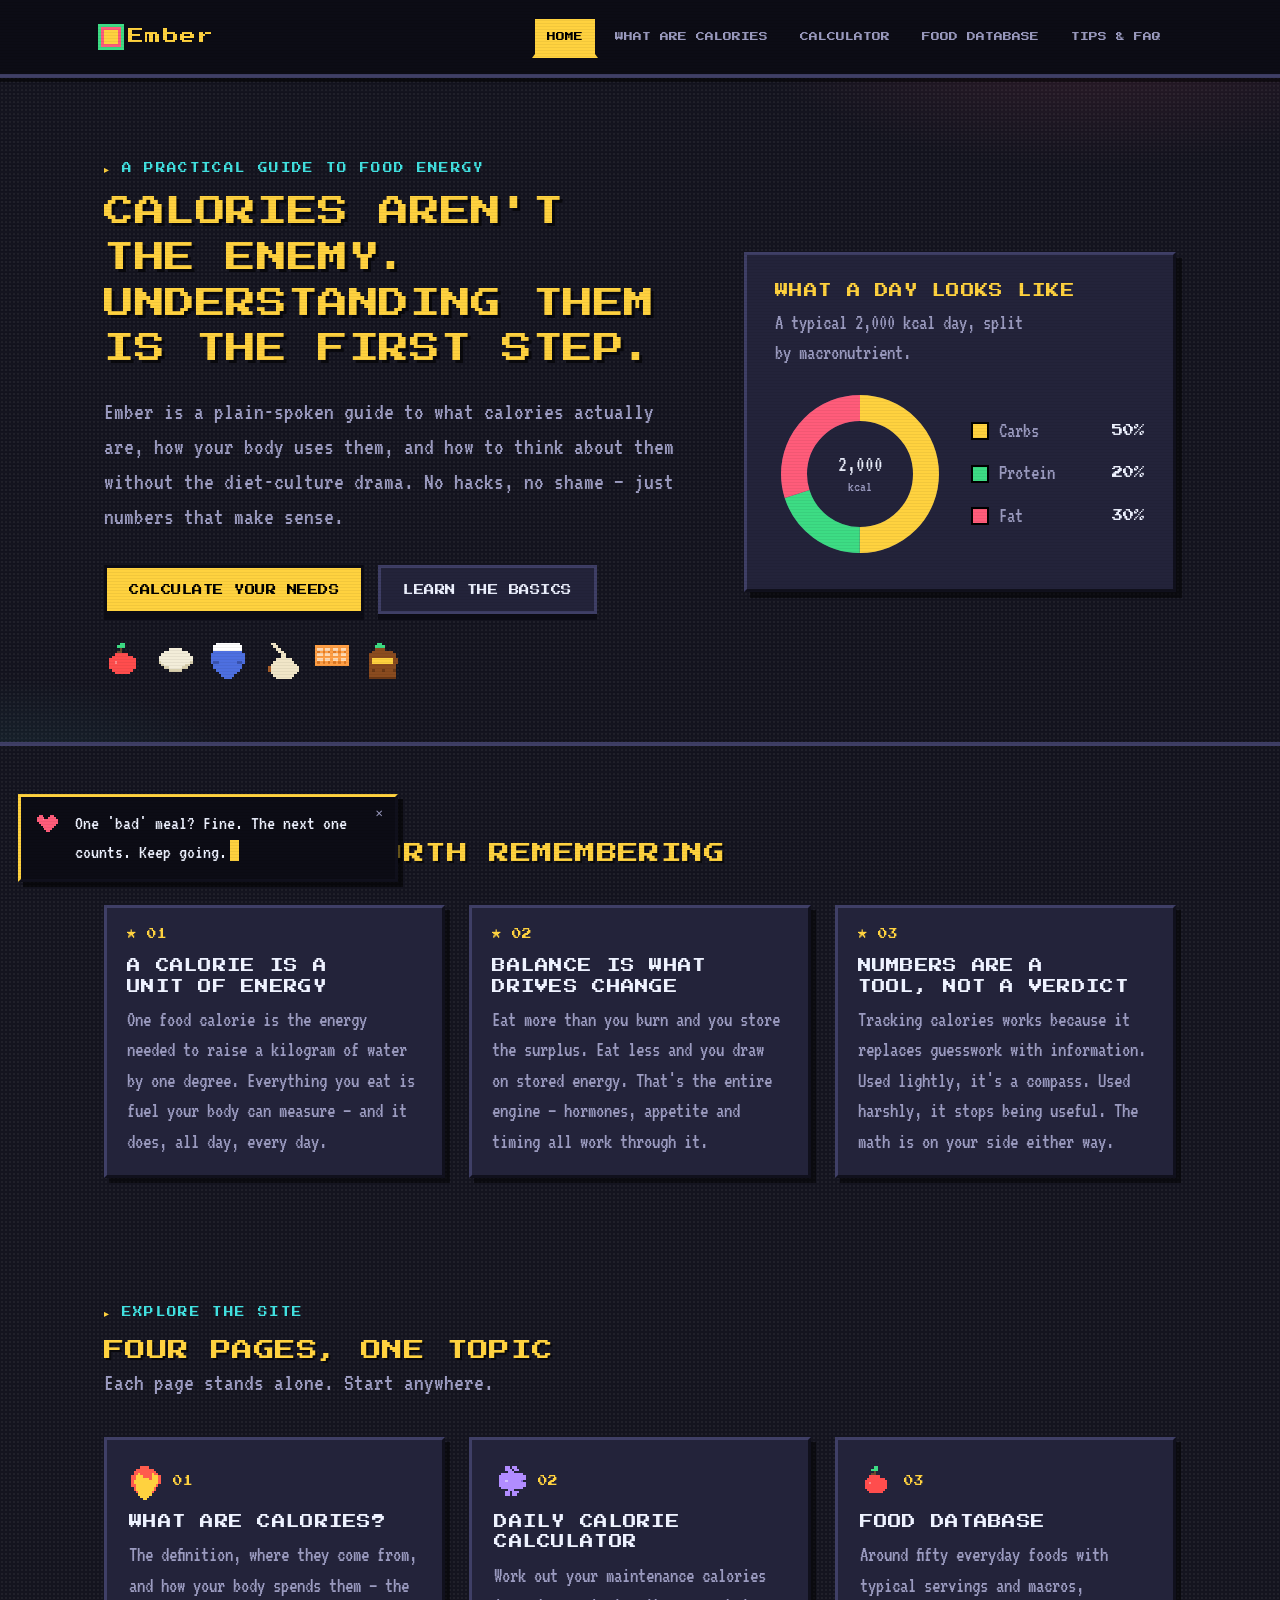
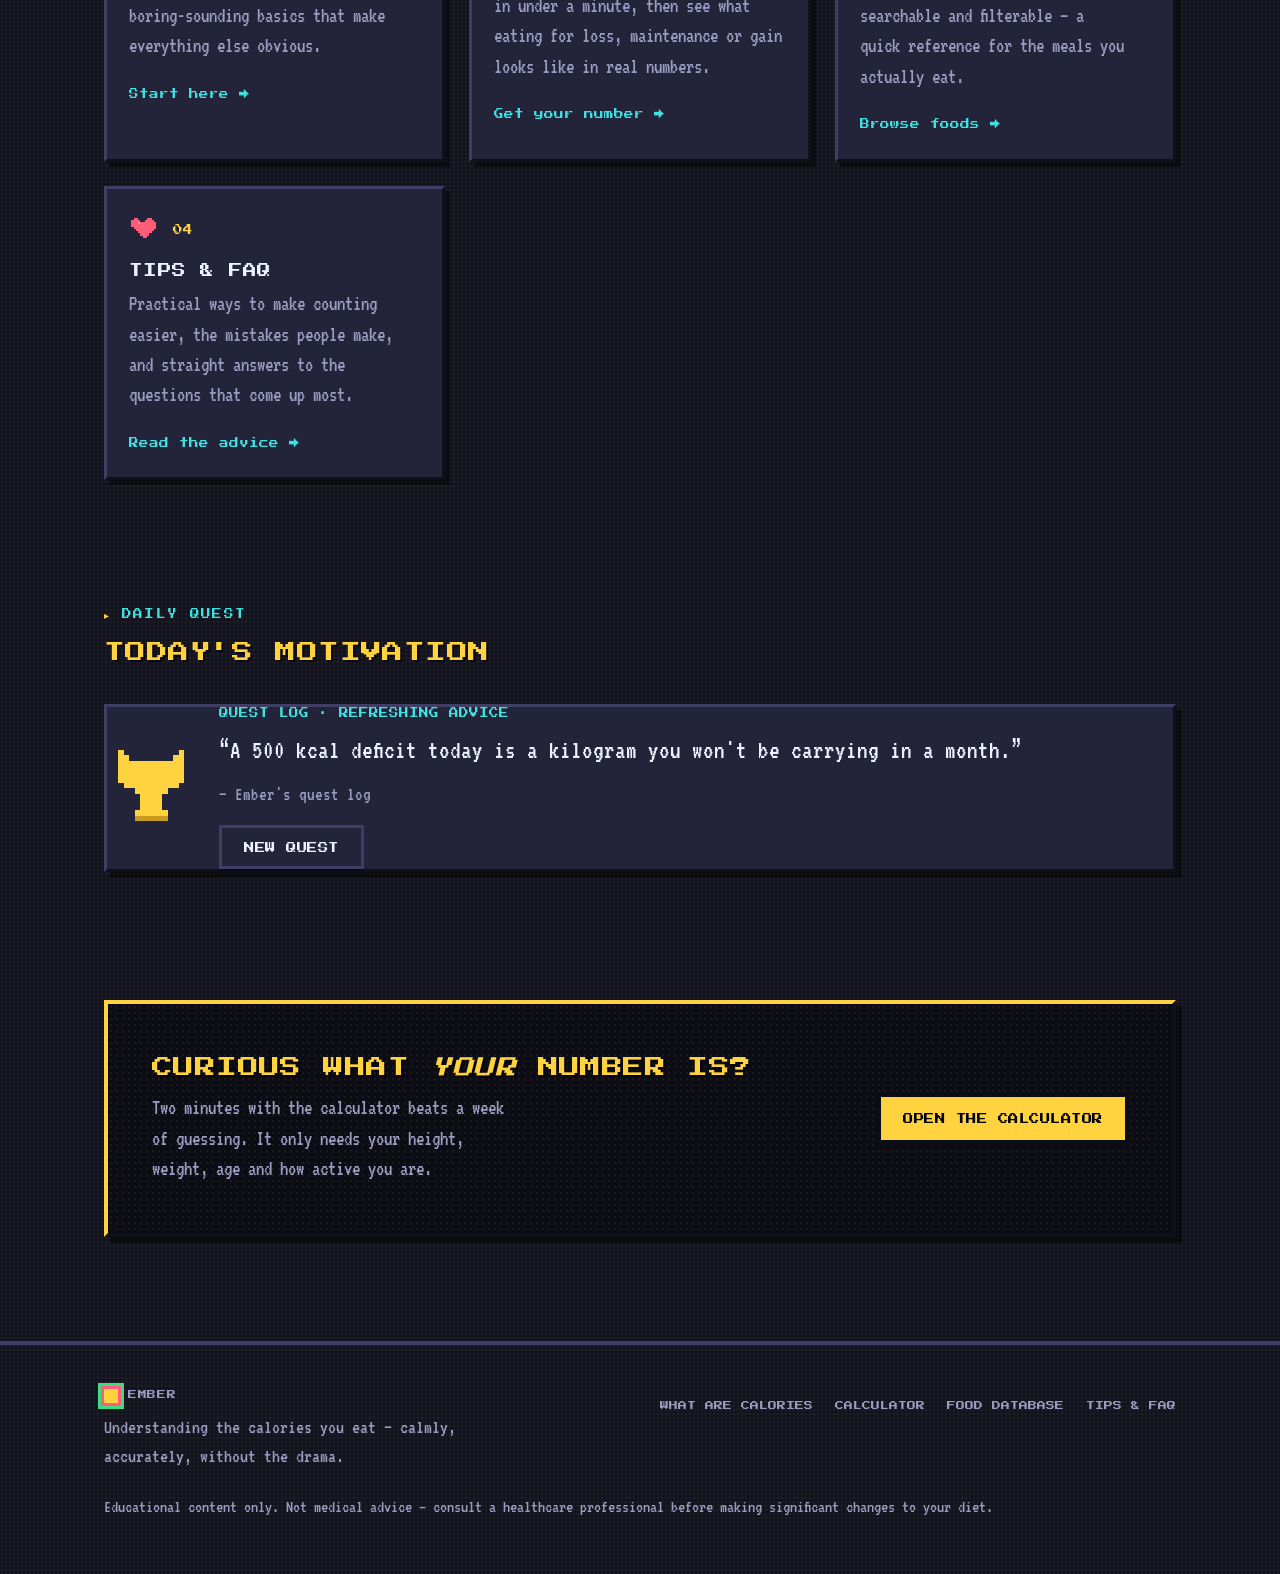
<file: index.html>
<!DOCTYPE html>
<html lang="en">
<head>
<meta charset="UTF-8">
<meta name="viewport" content="width=device-width, initial-scale=1.0">
<title>Ember — Understand the calories you eat</title>
<meta name="description" content="A calm, practical guide to food energy: what calories are, how to count them, and how to use them without the drama.">
<link rel="preconnect" href="https://fonts.googleapis.com">
<link rel="preconnect" href="https://fonts.gstatic.com" crossorigin>
<link href="https://fonts.googleapis.com/css2?family=Press+Start+2P&family=VT323&display=swap" rel="stylesheet">
<link rel="stylesheet" href="styles.css">
<meta name="robots" content="index, follow">
<meta name="author" content="Ember">
<meta name="theme-color" content="#14141f">
<link rel="icon" type="image/svg+xml" href="img/favicon.svg">
<link rel="canonical" href="https://ember-calorie.guide/">
<meta property="og:type" content="website">
<meta property="og:site_name" content="Ember">
<meta property="og:title" content="Ember — Understand the calories you eat">
<meta property="og:description" content="A calm, practical guide to food energy: what calories are, how to count them, and how to use them without the drama.">
<meta property="og:url" content="https://ember-calorie.guide/">
<meta property="og:image" content="https://ember-calorie.guide/img/og-banner.png">
<meta property="og:locale" content="en_US">
<meta name="twitter:card" content="summary_large_image">
<meta name="twitter:title" content="Ember — Understand the calories you eat">
<meta name="twitter:description" content="A calm, practical guide to food energy: what calories are, how to count them, and how to use them without the drama.">
<meta name="twitter:image" content="https://ember-calorie.guide/img/og-banner.png">
<script type="application/ld+json">
{
  "@context": "https://schema.org",
  "@type": "WebSite",
  "name": "Ember",
  "url": "https://ember-calorie.guide/",
  "description": "A calm, practical guide to food energy: what calories are, how to count them, and how to use them without the drama.",
  "inLanguage": "en",
  "potentialAction": {
    "@type": "SearchAction",
    "target": {
      "@type": "EntryPoint",
      "urlTemplate": "https://ember-calorie.guide/foods.html?q={search_term_string}"
    },
    "query-input": "required name=search_term_string"
  }
}
</script>
</head>
<body>

<a class="skip" href="#main">Skip to content</a>

<header class="site">
  <div class="wrap nav-inner">
    <a class="logo" href="index.html"><span class="dot"></span>Ember</a>
    <nav aria-label="Main">
      <ul>
        <li><a class="nav-link active" href="index.html">Home</a></li>
        <li><a class="nav-link" href="what-are-calories.html">What are calories</a></li>
        <li><a class="nav-link" href="calculator.html">Calculator</a></li>
        <li><a class="nav-link" href="foods.html">Food database</a></li>
        <li><a class="nav-link" href="tips.html">Tips &amp; FAQ</a></li>
      </ul>
    </nav>
  </div>
</header>

<main id="main">
  <!-- Hero -->
  <section class="hero">
    <div class="wrap hero-grid">
      <div>
        <p class="eyebrow">A practical guide to food energy</p>
        <h1>Calories aren't the enemy. Understanding them is the first step.</h1>
        <p class="lede">Ember is a plain-spoken guide to what calories actually are, how your body uses them, and how to think about them without the diet-culture drama. No hacks, no shame — just numbers that make sense.</p>
        <div class="hero-actions">
          <a class="btn btn-primary" href="calculator.html">Calculate your needs</a>
          <a class="btn btn-ghost" href="what-are-calories.html">Learn the basics</a>
        </div>
        <div class="sprite-strip" aria-hidden="true">
          <img class="sprite" src="img/apple.svg" alt="" width="42" height="42">
          <img class="sprite" src="img/egg.svg" alt="" width="42" height="42">
          <img class="sprite" src="img/rice.svg" alt="" width="42" height="42">
          <img class="sprite" src="img/drumstick.svg" alt="" width="42" height="42">
          <img class="sprite" src="img/salmon.svg" alt="" width="42" height="42">
          <img class="sprite" src="img/soda.svg" alt="" width="42" height="42">
        </div>
      </div>

      <aside class="macro-card" aria-label="Example daily macro split">
        <h3>What a day looks like</h3>
        <p class="sub">A typical 2,000 kcal day, split by macronutrient.</p>
        <div class="donut-wrap">
          <svg width="170" height="170" viewBox="0 0 170 170" role="img" aria-label="Pie chart: 50 percent carbohydrates, 20 percent protein, 30 percent fat">
            <circle cx="85" cy="85" r="66" fill="none" stroke="#3f3f66" stroke-width="26"/>
            <circle cx="85" cy="85" r="66" fill="none" stroke="#ffd23f" stroke-width="26"
                    stroke-dasharray="207.3 414.7" stroke-dashoffset="0" transform="rotate(-90 85 85)"/>
            <circle cx="85" cy="85" r="66" fill="none" stroke="#3ddc84" stroke-width="26"
                    stroke-dasharray="82.9 414.7" stroke-dashoffset="-207.3" transform="rotate(-90 85 85)"/>
            <circle cx="85" cy="85" r="66" fill="none" stroke="#ff5c7a" stroke-width="26"
                    stroke-dasharray="124.4 414.7" stroke-dashoffset="-290.2" transform="rotate(-90 85 85)"/>
            <text x="85" y="82" text-anchor="middle" font-family="Press Start 2P" font-size="22" fill="#eef2ff">2,000</text>
            <text x="85" y="102" text-anchor="middle" font-family="VT323" font-size="15" fill="#9b9bc0">kcal</text>
          </svg>
          <ul class="legend">
            <li><span class="swatch" style="background:#ffd23f"></span><span class="lbl">Carbs</span><span class="val">50%</span></li>
            <li><span class="swatch" style="background:#3ddc84"></span><span class="lbl">Protein</span><span class="val">20%</span></li>
            <li><span class="swatch" style="background:#ff5c7a"></span><span class="lbl">Fat</span><span class="val">30%</span></li>
          </ul>
        </div>
      </aside>
    </div>
  </section>

  <!-- Three principles -->
  <section>
    <div class="wrap">
      <div class="section-head">
        <p class="eyebrow">The short version</p>
        <h2>Three ideas worth remembering</h2>
      </div>
      <ol class="principles">
        <li>
          <h3>A calorie is a unit of energy</h3>
          <p>One food calorie is the energy needed to raise a kilogram of water by one degree. Everything you eat is fuel your body can measure — and it does, all day, every day.</p>
        </li>
        <li>
          <h3>Balance is what drives change</h3>
          <p>Eat more than you burn and you store the surplus. Eat less and you draw on stored energy. That's the entire engine — hormones, appetite and timing all work through it.</p>
        </li>
        <li>
          <h3>Numbers are a tool, not a verdict</h3>
          <p>Tracking calories works because it replaces guesswork with information. Used lightly, it's a compass. Used harshly, it stops being useful. The math is on your side either way.</p>
        </li>
      </ol>
    </div>
  </section>

  <!-- Explore -->
  <section style="background:var(--soft)">
    <div class="wrap">
      <div class="section-head">
        <p class="eyebrow">Explore the site</p>
        <h2>Four pages, one topic</h2>
        <p class="lede">Each page stands alone. Start anywhere.</p>
      </div>
      <div class="explore-grid">
        <a class="explore-card" href="what-are-calories.html">
          <img class="sprite" src="img/flame.svg" alt="flame pixel art" width="36" height="36">
          <span class="num">01</span>
          <h3>What are calories?</h3>
          <p>The definition, where they come from, and how your body spends them — the boring-sounding basics that make everything else obvious.</p>
          <span class="go">Start here →</span>
        </a>
        <a class="explore-card" href="calculator.html">
          <img class="sprite" src="img/gear.svg" alt="calculator pixel art" width="36" height="36">
          <span class="num">02</span>
          <h3>Daily calorie calculator</h3>
          <p>Work out your maintenance calories in under a minute, then see what eating for loss, maintenance or gain looks like in real numbers.</p>
          <span class="go">Get your number →</span>
        </a>
        <a class="explore-card" href="foods.html">
          <img class="sprite" src="img/apple.svg" alt="apple pixel art" width="36" height="36">
          <span class="num">03</span>
          <h3>Food database</h3>
          <p>Around fifty everyday foods with typical servings and macros, searchable and filterable — a quick reference for the meals you actually eat.</p>
          <span class="go">Browse foods →</span>
        </a>
        <a class="explore-card" href="tips.html">
          <img class="sprite" src="img/heart.svg" alt="heart pixel art" width="36" height="36">
          <span class="num">04</span>
          <h3>Tips &amp; FAQ</h3>
          <p>Practical ways to make counting easier, the mistakes people make, and straight answers to the questions that come up most.</p>
          <span class="go">Read the advice →</span>
        </a>
      </div>
    </div>
  </section>

  <!-- Daily quest / motivation -->
  <section>
    <div class="wrap">
      <div class="section-head">
        <p class="eyebrow">Daily quest</p>
        <h2>Today's motivation</h2>
      </div>
      <div class="panel quest-panel">
        <img class="sprite quest-ico" src="img/trophy.svg" alt="motivation trophy pixel art" width="88" height="88">
        <div class="quest-text">
          <div class="qlabel">Quest log · refreshing advice</div>
          <p class="quote" id="dailyQuote"></p>
          <span class="quotee">— Ember's quest log</span>
          <div class="quest-actions">
            <button class="btn btn-ghost" id="newQuote" type="button">New quest</button>
          </div>
        </div>
      </div>
    </div>
  </section>

  <!-- CTA -->
  <section>
    <div class="wrap">
      <div class="cta">
        <div>
          <h2>Curious what <em>your</em> number is?</h2>
          <p>Two minutes with the calculator beats a week of guessing. It only needs your height, weight, age and how active you are.</p>
        </div>
        <a class="btn btn-primary" href="calculator.html">Open the calculator</a>
      </div>
    </div>
  </section>
</main>

<footer class="site">
  <div class="wrap">
    <div class="footer-grid">
      <div>
        <a class="logo" href="index.html" style="margin-bottom:10px"><span class="dot"></span>Ember</a>
        <p>Understanding the calories you eat — calmly, accurately, without the drama.</p>
      </div>
      <ul>
        <li><a href="what-are-calories.html">What are calories</a></li>
        <li><a href="calculator.html">Calculator</a></li>
        <li><a href="foods.html">Food database</a></li>
        <li><a href="tips.html">Tips &amp; FAQ</a></li>
      </ul>
    </div>
    <p class="disclaimer">Educational content only. Not medical advice — consult a healthcare professional before making significant changes to your diet.</p>
  </div>
</footer>

<script src="script.js"></script>
</body>
</html>
</file>
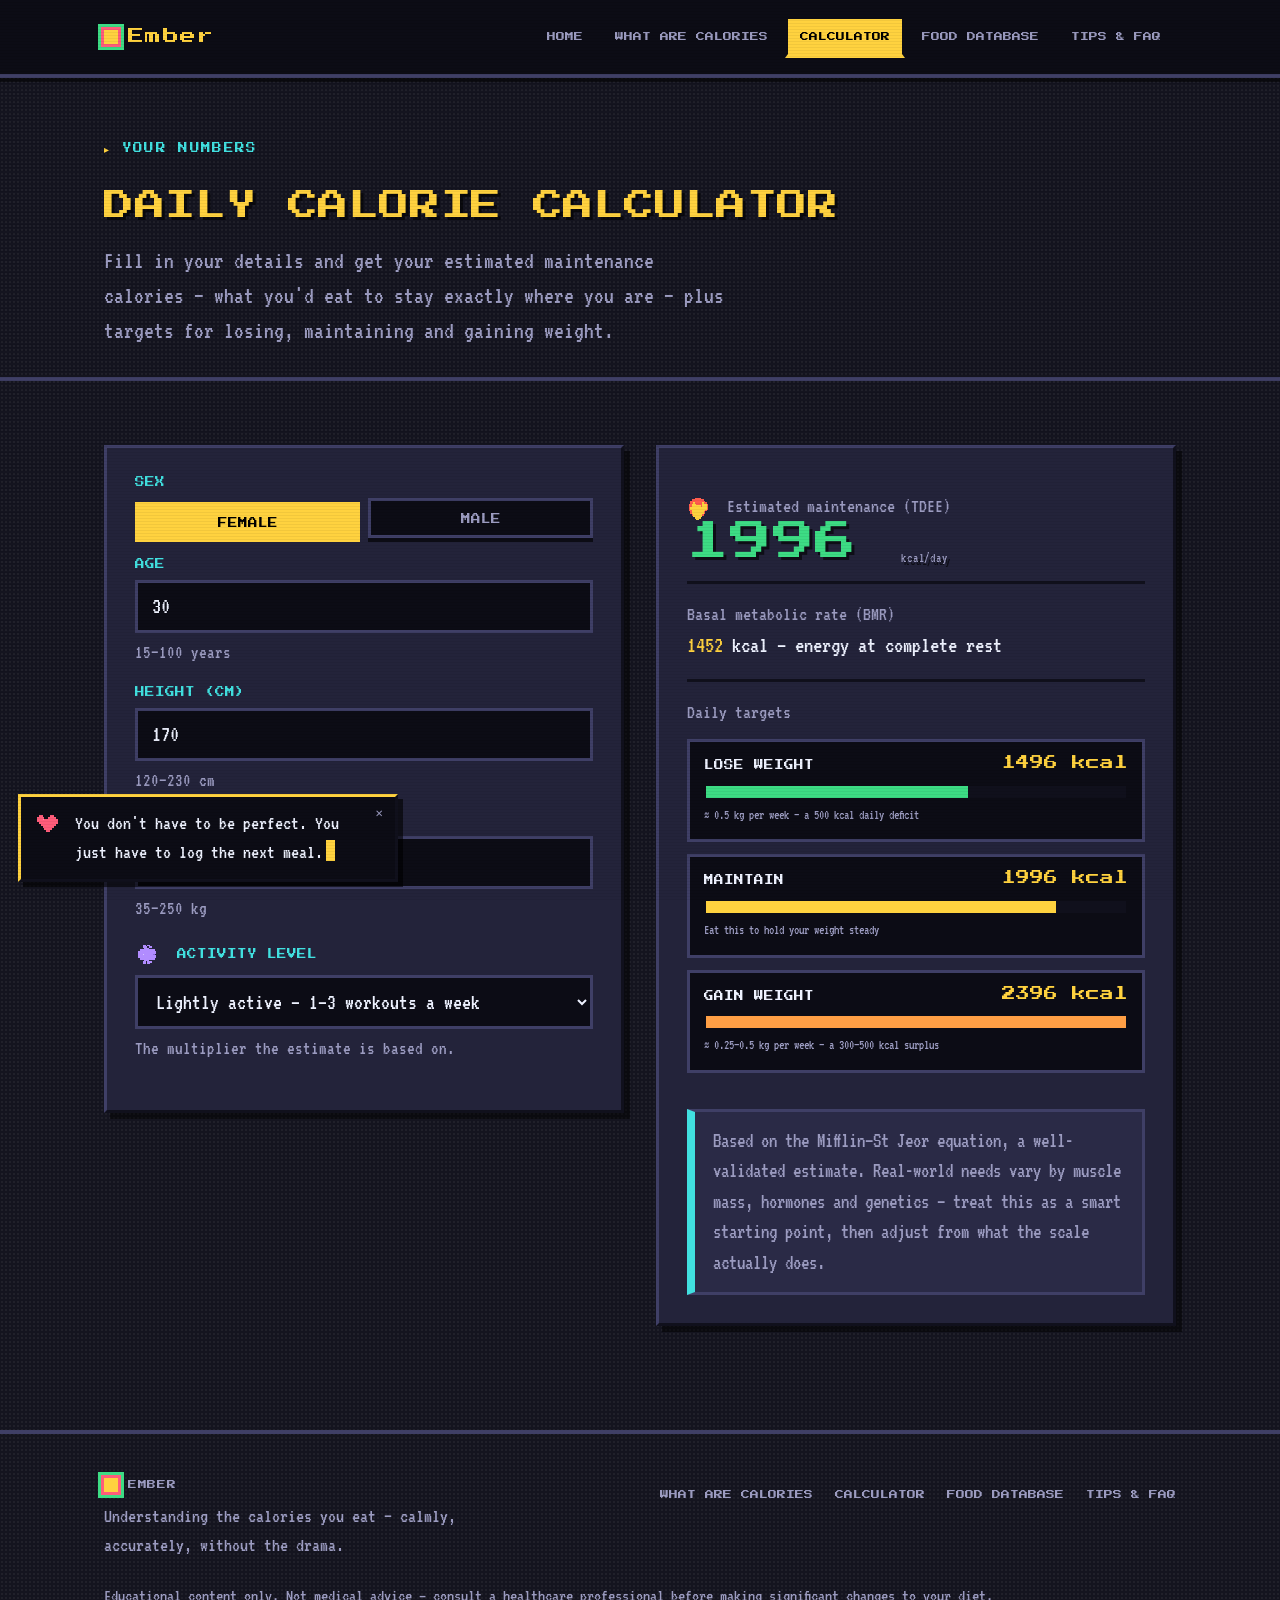
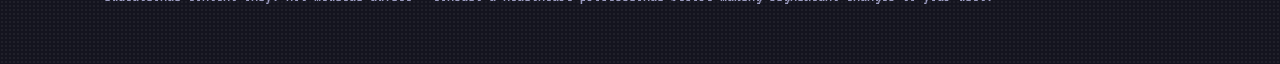
<file: calculator.html>
<!DOCTYPE html>
<html lang="en">
<head>
<meta charset="UTF-8">
<meta name="viewport" content="width=device-width, initial-scale=1.0">
<title>Calorie Calculator — Ember</title>
<meta name="description" content="Calculate your daily maintenance calories with the Mifflin-St Jeor formula, then see what eating for loss, maintenance or gain looks like.">
<link rel="preconnect" href="https://fonts.googleapis.com">
<link rel="preconnect" href="https://fonts.gstatic.com" crossorigin>
<link href="https://fonts.googleapis.com/css2?family=Press+Start+2P&family=VT323&display=swap" rel="stylesheet">
<link rel="stylesheet" href="styles.css">
<meta name="robots" content="index, follow">
<meta name="author" content="Ember">
<meta name="theme-color" content="#14141f">
<link rel="icon" type="image/svg+xml" href="img/favicon.svg">
<link rel="canonical" href="https://ember-calorie.guide/calculator.html">
<meta property="og:type" content="website">
<meta property="og:site_name" content="Ember">
<meta property="og:title" content="Daily Calorie Calculator — Ember">
<meta property="og:description" content="Calculate your daily maintenance calories with the Mifflin-St Jeor formula, then see what eating for loss, maintenance or gain looks like.">
<meta property="og:url" content="https://ember-calorie.guide/calculator.html">
<meta property="og:image" content="https://ember-calorie.guide/img/og-banner.png">
<meta property="og:locale" content="en_US">
<meta name="twitter:card" content="summary_large_image">
<meta name="twitter:title" content="Daily Calorie Calculator — Ember">
<meta name="twitter:description" content="Calculate your daily maintenance calories with the Mifflin-St Jeor formula, then see what eating for loss, maintenance or gain looks like.">
<meta name="twitter:image" content="https://ember-calorie.guide/img/og-banner.png">
<script type="application/ld+json">
{
  "@context": "https://schema.org",
  "@type": "WebPage",
  "name": "Daily Calorie Calculator",
  "description": "Calculate your daily maintenance calories with the Mifflin-St Jeor formula.",
  "url": "https://ember-calorie.guide/calculator.html",
  "inLanguage": "en",
  "about": { "@type": "Thing", "name": "Calorie counting" }
}
</script>
</head>
<body>

<a class="skip" href="#main">Skip to content</a>

<header class="site">
  <div class="wrap nav-inner">
    <a class="logo" href="index.html"><span class="dot"></span>Ember</a>
    <nav aria-label="Main">
      <ul>
        <li><a class="nav-link" href="index.html">Home</a></li>
        <li><a class="nav-link" href="what-are-calories.html">What are calories</a></li>
        <li><a class="nav-link active" href="calculator.html">Calculator</a></li>
        <li><a class="nav-link" href="foods.html">Food database</a></li>
        <li><a class="nav-link" href="tips.html">Tips &amp; FAQ</a></li>
      </ul>
    </nav>
  </div>
</header>

<main id="main">
  <section class="page-hero">
    <div class="wrap">
      <p class="eyebrow">Your numbers</p>
      <h1>Daily calorie calculator</h1>
      <p class="lede">Fill in your details and get your estimated maintenance calories — what you'd eat to stay exactly where you are — plus targets for losing, maintaining and gaining weight.</p>
    </div>
  </section>

  <section>
    <div class="wrap calc-wrap">

      <!-- Inputs -->
      <form class="calc-panel" id="calcForm" novalidate>
        <div class="field">
          <label id="sexLabel">Sex</label>
          <div class="seg" role="radiogroup" aria-labelledby="sexLabel">
            <button type="button" class="toggle on" data-sex="female" aria-pressed="true">Female</button>
            <button type="button" class="toggle" data-sex="male" aria-pressed="false">Male</button>
          </div>
        </div>

        <div class="field">
          <label for="age">Age</label>
          <input type="number" id="age" min="15" max="100" value="30" inputmode="numeric">
          <div class="hint">15–100 years</div>
        </div>

        <div class="field">
          <label for="height">Height (cm)</label>
          <input type="number" id="height" min="120" max="230" value="170" inputmode="numeric">
          <div class="hint">120–230 cm</div>
        </div>

        <div class="field">
          <label for="weight">Weight (kg)</label>
          <input type="number" id="weight" min="35" max="250" value="70" inputmode="numeric">
          <div class="hint">35–250 kg</div>
        </div>

        <div class="field">
          <label for="activity"><img class="sprite cell-sprite" src="img/gear.svg" alt="settings icon" width="20" height="20"> Activity level</label>
          <select id="activity">
            <option value="1.2">Sedentary — desk job, little exercise</option>
            <option value="1.375" selected>Lightly active — 1–3 workouts a week</option>
            <option value="1.55">Moderately active — 3–5 workouts a week</option>
            <option value="1.725">Very active — 6–7 workouts a week</option>
            <option value="1.9">Extremely active — physical job + training</option>
          </select>
          <div class="hint">The multiplier the estimate is based on.</div>
        </div>
      </form>

      <!-- Results -->
      <aside class="result-panel" aria-live="polite">
        <div class="result-row" style="border-top:none">
          <div class="label"><img class="sprite cell-sprite" src="img/flame.svg" alt="flame icon" width="22" height="22"> Estimated maintenance (TDEE)</div>
          <div class="big-number"><span id="tdee">0</span> <small>kcal/day</small></div>
        </div>

        <div class="result-row">
          <div class="label">Basal metabolic rate (BMR)</div>
          <div class="value"><span id="bmr">0</span> kcal — energy at complete rest</div>
        </div>

        <div class="result-row">
          <div class="label">Daily targets</div>
          <div class="plan" style="margin-top:12px">
            <div class="plan-item plan-lose">
              <div class="row"><span class="tag">Lose weight</span><span class="kcal"><span id="cut">0</span> kcal</span></div>
              <div class="bar-track"><div class="bar-fill" id="cutBar" style="width:0%"></div></div>
              <div style="color:var(--muted);font-size:0.85rem;margin-top:6px">≈ 0.5 kg per week — a 500 kcal daily deficit</div>
            </div>
            <div class="plan-item plan-main">
              <div class="row"><span class="tag">Maintain</span><span class="kcal"><span id="maintain">0</span> kcal</span></div>
              <div class="bar-track"><div class="bar-fill" id="mainBar" style="width:0%"></div></div>
              <div style="color:var(--muted);font-size:0.85rem;margin-top:6px">Eat this to hold your weight steady</div>
            </div>
            <div class="plan-item plan-gain">
              <div class="row"><span class="tag">Gain weight</span><span class="kcal"><span id="gain">0</span> kcal</span></div>
              <div class="bar-track"><div class="bar-fill" id="gainBar" style="width:0%"></div></div>
              <div style="color:var(--muted);font-size:0.85rem;margin-top:6px">≈ 0.25–0.5 kg per week — a 300–500 kcal surplus</div>
            </div>
          </div>
        </div>

        <div class="note">
          Based on the Mifflin–St Jeor equation, a well-validated estimate. Real-world needs vary by muscle mass, hormones and genetics — treat this as a smart starting point, then adjust from what the scale actually does.
        </div>
      </aside>
    </div>
  </section>
</main>

<footer class="site">
  <div class="wrap">
    <div class="footer-grid">
      <div>
        <a class="logo" href="index.html" style="margin-bottom:10px"><span class="dot"></span>Ember</a>
        <p>Understanding the calories you eat — calmly, accurately, without the drama.</p>
      </div>
      <ul>
        <li><a href="what-are-calories.html">What are calories</a></li>
        <li><a href="calculator.html">Calculator</a></li>
        <li><a href="foods.html">Food database</a></li>
        <li><a href="tips.html">Tips &amp; FAQ</a></li>
      </ul>
    </div>
    <p class="disclaimer">Educational content only. Not medical advice — consult a healthcare professional before making significant changes to your diet.</p>
  </div>
</footer>

<script src="script.js"></script>
<script>
(function () {
  var els = {
    female: null, male: null,
    age: document.getElementById('age'),
    height: document.getElementById('height'),
    weight: document.getElementById('weight'),
    activity: document.getElementById('activity'),
    tdee: document.getElementById('tdee'),
    bmr: document.getElementById('bmr'),
    cut: document.getElementById('cut'),
    maintain: document.getElementById('maintain'),
    gain: document.getElementById('gain'),
    cutBar: document.getElementById('cutBar'),
    mainBar: document.getElementById('mainBar'),
    gainBar: document.getElementById('gainBar')
  };
  els.female = document.querySelector('.toggle[data-sex="female"]');
  els.male = document.querySelector('.toggle[data-sex="male"]');

  var sex = 'female';

  function clamp(v, min, max, fallback) {
    v = parseFloat(v);
    if (isNaN(v)) return fallback;
    return Math.min(max, Math.max(min, v));
  }

  function calculate() {
    var age = clamp(els.age.value, 15, 100, 30);
    var h = clamp(els.height.value, 120, 230, 170);
    var w = clamp(els.weight.value, 35, 250, 70);
    var mult = parseFloat(els.activity.value) || 1.375;

    var bmr = 10 * w + 6.25 * h - 5 * age + (sex === 'male' ? 5 : -161);
    var tdee = bmr * mult;

    var cut = Math.round(tdee - 500);
    var maintain = Math.round(tdee);
    var gain = Math.round(tdee + 400);

    els.bmr.textContent = Math.round(bmr);
    els.tdee.textContent = maintain;
    els.cut.textContent = cut;
    els.maintain.textContent = maintain;
    els.gain.textContent = gain;

    var maxVal = Math.max(cut, maintain, gain) || 1;
    els.cutBar.style.width = (cut / maxVal * 100) + '%';
    els.mainBar.style.width = (maintain / maxVal * 100) + '%';
    els.gainBar.style.width = (gain / maxVal * 100) + '%';
  }

  function setSex(s) {
    sex = s;
    els.female.classList.toggle('on', s === 'female');
    els.male.classList.toggle('on', s === 'male');
    els.female.setAttribute('aria-pressed', s === 'female');
    els.male.setAttribute('aria-pressed', s === 'male');
    calculate();
  }

  els.female.addEventListener('click', function () { setSex('female'); });
  els.male.addEventListener('click', function () { setSex('male'); });

  ['age', 'height', 'weight'].forEach(function (id) {
    document.getElementById(id).addEventListener('input', calculate);
  });
  els.activity.addEventListener('change', calculate);

  calculate();
})();
</script>
</body>
</html>
</file>
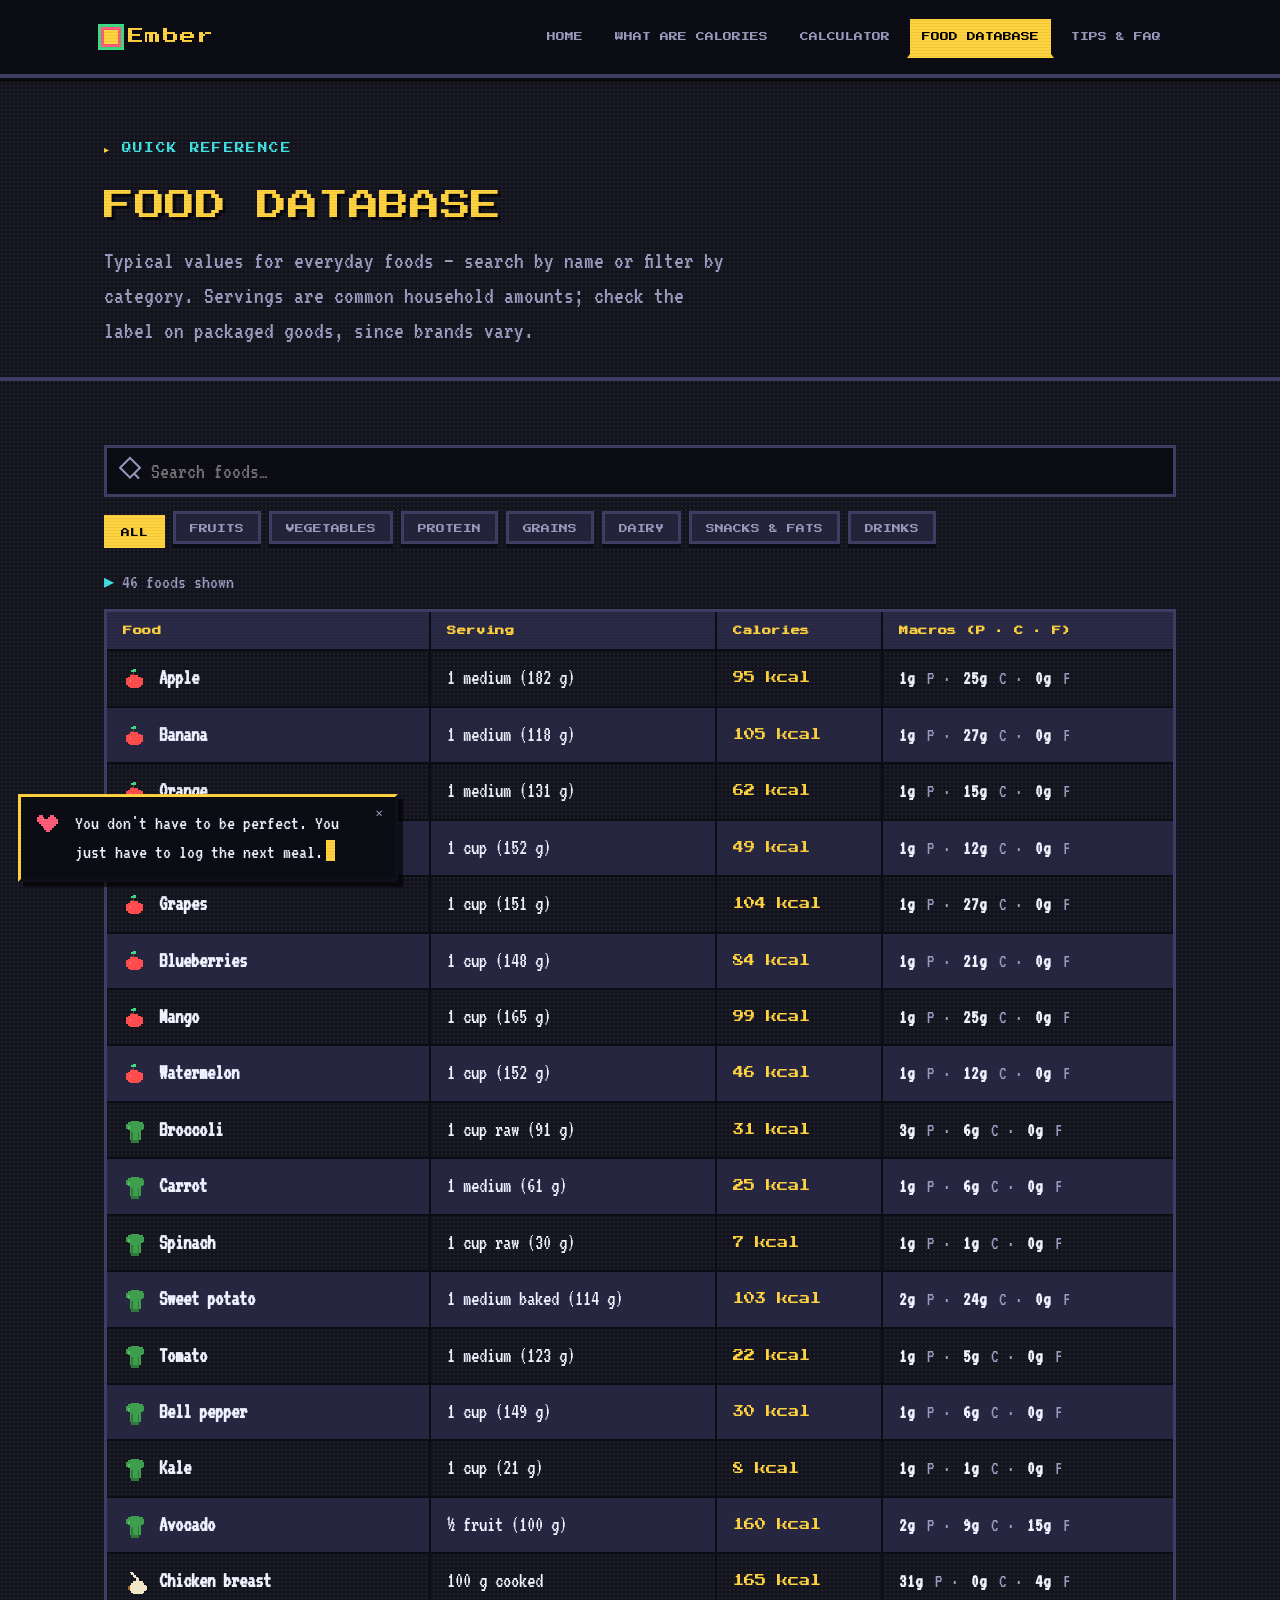
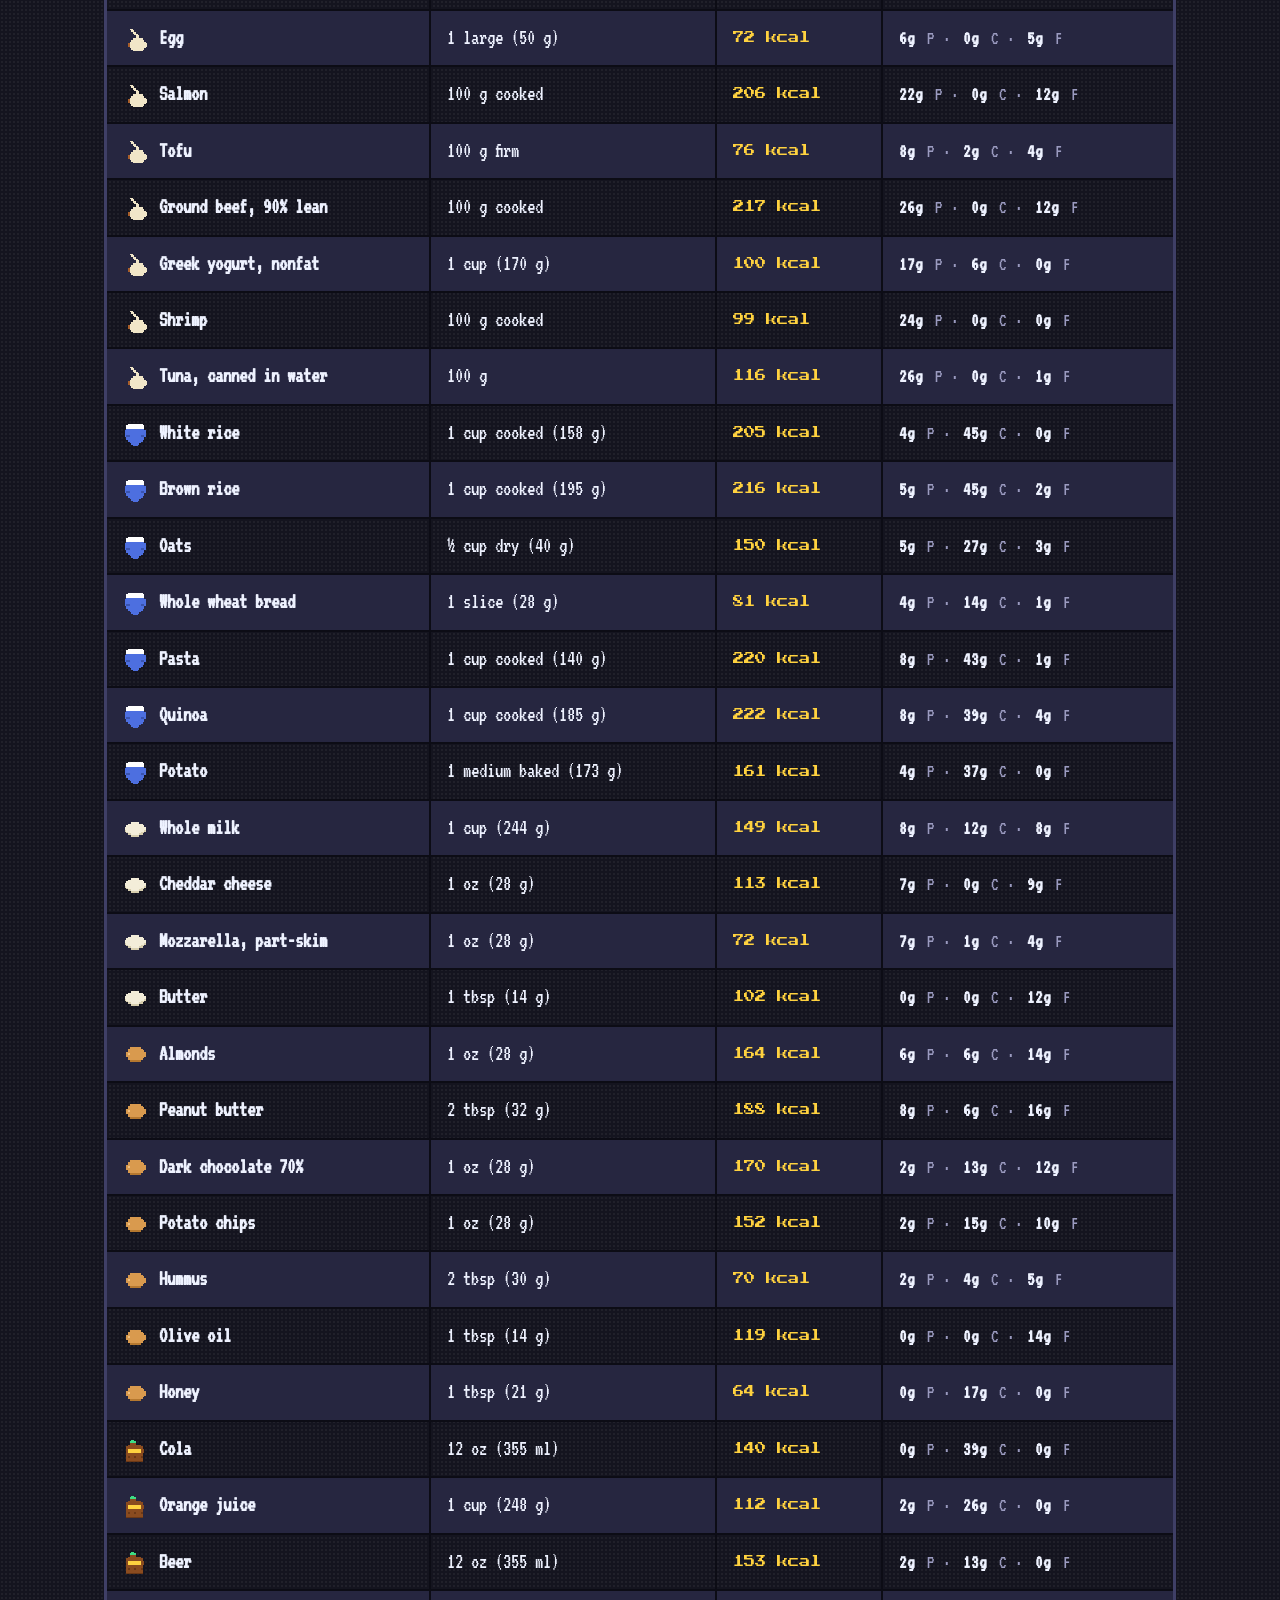
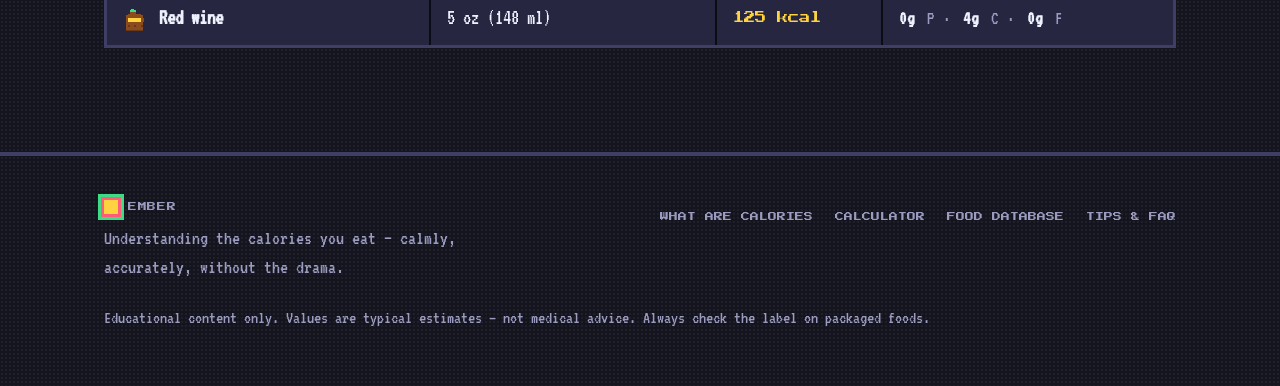
<file: foods.html>
<!DOCTYPE html>
<html lang="en">
<head>
<meta charset="UTF-8">
<meta name="viewport" content="width=device-width, initial-scale=1.0">
<title>Food Database — Ember</title>
<meta name="description" content="Search and filter around fifty everyday foods with typical servings, calories and macros.">
<link rel="preconnect" href="https://fonts.googleapis.com">
<link rel="preconnect" href="https://fonts.gstatic.com" crossorigin>
<link href="https://fonts.googleapis.com/css2?family=Press+Start+2P&family=VT323&display=swap" rel="stylesheet">
<link rel="stylesheet" href="styles.css">
<meta name="robots" content="index, follow">
<meta name="author" content="Ember">
<meta name="theme-color" content="#14141f">
<link rel="icon" type="image/svg+xml" href="img/favicon.svg">
<link rel="canonical" href="https://ember-calorie.guide/foods.html">
<meta property="og:type" content="website">
<meta property="og:site_name" content="Ember">
<meta property="og:title" content="Food Database — Ember">
<meta property="og:description" content="Search and filter around fifty everyday foods with typical servings, calories and macros.">
<meta property="og:url" content="https://ember-calorie.guide/foods.html">
<meta property="og:image" content="https://ember-calorie.guide/img/og-banner.png">
<meta property="og:locale" content="en_US">
<meta name="twitter:card" content="summary_large_image">
<meta name="twitter:title" content="Food Database — Ember">
<meta name="twitter:description" content="Search and filter around fifty everyday foods with typical servings, calories and macros.">
<meta name="twitter:image" content="https://ember-calorie.guide/img/og-banner.png">
<script type="application/ld+json">
{
  "@context": "https://schema.org",
  "@type": "WebPage",
  "name": "Food Database",
  "description": "Search and filter around fifty everyday foods with typical servings, calories and macros.",
  "url": "https://ember-calorie.guide/foods.html",
  "inLanguage": "en",
  "about": { "@type": "Thing", "name": "Food nutrition facts" }
}
</script>
</head>
<body>

<a class="skip" href="#main">Skip to content</a>

<header class="site">
  <div class="wrap nav-inner">
    <a class="logo" href="index.html"><span class="dot"></span>Ember</a>
    <nav aria-label="Main">
      <ul>
        <li><a class="nav-link" href="index.html">Home</a></li>
        <li><a class="nav-link" href="what-are-calories.html">What are calories</a></li>
        <li><a class="nav-link" href="calculator.html">Calculator</a></li>
        <li><a class="nav-link active" href="foods.html">Food database</a></li>
        <li><a class="nav-link" href="tips.html">Tips &amp; FAQ</a></li>
      </ul>
    </nav>
  </div>
</header>

<main id="main">
  <section class="page-hero">
    <div class="wrap">
      <p class="eyebrow">Quick reference</p>
      <h1>Food database</h1>
      <p class="lede">Typical values for everyday foods — search by name or filter by category. Servings are common household amounts; check the label on packaged goods, since brands vary.</p>
    </div>
  </section>

  <section>
    <div class="wrap">
      <div class="toolbar">
        <div class="search-box">
          <input type="search" id="search" placeholder="Search foods…" aria-label="Search foods">
        </div>
        <div class="filters" id="filters" role="group" aria-label="Filter by category">
          <button class="filter on" data-cat="All">All</button>
          <button class="filter" data-cat="Fruits">Fruits</button>
          <button class="filter" data-cat="Vegetables">Vegetables</button>
          <button class="filter" data-cat="Protein">Protein</button>
          <button class="filter" data-cat="Grains">Grains</button>
          <button class="filter" data-cat="Dairy">Dairy</button>
          <button class="filter" data-cat="Snacks &amp; Fats">Snacks &amp; Fats</button>
          <button class="filter" data-cat="Drinks">Drinks</button>
        </div>
      </div>

      <p class="result-count" id="count" aria-live="polite"></p>

      <div class="table-scroll">
        <table class="data">
          <thead>
            <tr>
              <th>Food</th>
              <th>Serving</th>
              <th>Calories</th>
              <th>Macros (P · C · F)</th>
            </tr>
          </thead>
          <tbody id="rows"></tbody>
        </table>
      </div>
    </div>
  </section>
</main>

<footer class="site">
  <div class="wrap">
    <div class="footer-grid">
      <div>
        <a class="logo" href="index.html" style="margin-bottom:10px"><span class="dot"></span>Ember</a>
        <p>Understanding the calories you eat — calmly, accurately, without the drama.</p>
      </div>
      <ul>
        <li><a href="what-are-calories.html">What are calories</a></li>
        <li><a href="calculator.html">Calculator</a></li>
        <li><a href="foods.html">Food database</a></li>
        <li><a href="tips.html">Tips &amp; FAQ</a></li>
      </ul>
    </div>
    <p class="disclaimer">Educational content only. Values are typical estimates — not medical advice. Always check the label on packaged foods.</p>
  </div>
</footer>

<script src="script.js"></script>
<script>
(function () {
  var FOODS = [
    // Fruits
    { n: 'Apple', s: '1 medium (182 g)', k: 95, p: 1, c: 25, f: 0, cat: 'Fruits' },
    { n: 'Banana', s: '1 medium (118 g)', k: 105, p: 1, c: 27, f: 0, cat: 'Fruits' },
    { n: 'Orange', s: '1 medium (131 g)', k: 62, p: 1, c: 15, f: 0, cat: 'Fruits' },
    { n: 'Strawberries', s: '1 cup (152 g)', k: 49, p: 1, c: 12, f: 0, cat: 'Fruits' },
    { n: 'Grapes', s: '1 cup (151 g)', k: 104, p: 1, c: 27, f: 0, cat: 'Fruits' },
    { n: 'Blueberries', s: '1 cup (148 g)', k: 84, p: 1, c: 21, f: 0, cat: 'Fruits' },
    { n: 'Mango', s: '1 cup (165 g)', k: 99, p: 1, c: 25, f: 0, cat: 'Fruits' },
    { n: 'Watermelon', s: '1 cup (152 g)', k: 46, p: 1, c: 12, f: 0, cat: 'Fruits' },

    // Vegetables
    { n: 'Broccoli', s: '1 cup raw (91 g)', k: 31, p: 3, c: 6, f: 0, cat: 'Vegetables' },
    { n: 'Carrot', s: '1 medium (61 g)', k: 25, p: 1, c: 6, f: 0, cat: 'Vegetables' },
    { n: 'Spinach', s: '1 cup raw (30 g)', k: 7, p: 1, c: 1, f: 0, cat: 'Vegetables' },
    { n: 'Sweet potato', s: '1 medium baked (114 g)', k: 103, p: 2, c: 24, f: 0, cat: 'Vegetables' },
    { n: 'Tomato', s: '1 medium (123 g)', k: 22, p: 1, c: 5, f: 0, cat: 'Vegetables' },
    { n: 'Bell pepper', s: '1 cup (149 g)', k: 30, p: 1, c: 6, f: 0, cat: 'Vegetables' },
    { n: 'Kale', s: '1 cup (21 g)', k: 8, p: 1, c: 1, f: 0, cat: 'Vegetables' },
    { n: 'Avocado', s: '½ fruit (100 g)', k: 160, p: 2, c: 9, f: 15, cat: 'Vegetables' },

    // Protein
    { n: 'Chicken breast', s: '100 g cooked', k: 165, p: 31, c: 0, f: 4, cat: 'Protein' },
    { n: 'Egg', s: '1 large (50 g)', k: 72, p: 6, c: 0, f: 5, cat: 'Protein' },
    { n: 'Salmon', s: '100 g cooked', k: 206, p: 22, c: 0, f: 12, cat: 'Protein' },
    { n: 'Tofu', s: '100 g firm', k: 76, p: 8, c: 2, f: 4, cat: 'Protein' },
    { n: 'Ground beef, 90% lean', s: '100 g cooked', k: 217, p: 26, c: 0, f: 12, cat: 'Protein' },
    { n: 'Greek yogurt, nonfat', s: '1 cup (170 g)', k: 100, p: 17, c: 6, f: 0, cat: 'Protein' },
    { n: 'Shrimp', s: '100 g cooked', k: 99, p: 24, c: 0, f: 0, cat: 'Protein' },
    { n: 'Tuna, canned in water', s: '100 g', k: 116, p: 26, c: 0, f: 1, cat: 'Protein' },

    // Grains
    { n: 'White rice', s: '1 cup cooked (158 g)', k: 205, p: 4, c: 45, f: 0, cat: 'Grains' },
    { n: 'Brown rice', s: '1 cup cooked (195 g)', k: 216, p: 5, c: 45, f: 2, cat: 'Grains' },
    { n: 'Oats', s: '½ cup dry (40 g)', k: 150, p: 5, c: 27, f: 3, cat: 'Grains' },
    { n: 'Whole wheat bread', s: '1 slice (28 g)', k: 81, p: 4, c: 14, f: 1, cat: 'Grains' },
    { n: 'Pasta', s: '1 cup cooked (140 g)', k: 220, p: 8, c: 43, f: 1, cat: 'Grains' },
    { n: 'Quinoa', s: '1 cup cooked (185 g)', k: 222, p: 8, c: 39, f: 4, cat: 'Grains' },
    { n: 'Potato', s: '1 medium baked (173 g)', k: 161, p: 4, c: 37, f: 0, cat: 'Grains' },

    // Dairy
    { n: 'Whole milk', s: '1 cup (244 g)', k: 149, p: 8, c: 12, f: 8, cat: 'Dairy' },
    { n: 'Cheddar cheese', s: '1 oz (28 g)', k: 113, p: 7, c: 0, f: 9, cat: 'Dairy' },
    { n: 'Mozzarella, part-skim', s: '1 oz (28 g)', k: 72, p: 7, c: 1, f: 4, cat: 'Dairy' },
    { n: 'Butter', s: '1 tbsp (14 g)', k: 102, p: 0, c: 0, f: 12, cat: 'Dairy' },

    // Snacks & Fats
    { n: 'Almonds', s: '1 oz (28 g)', k: 164, p: 6, c: 6, f: 14, cat: 'Snacks & Fats' },
    { n: 'Peanut butter', s: '2 tbsp (32 g)', k: 188, p: 8, c: 6, f: 16, cat: 'Snacks & Fats' },
    { n: 'Dark chocolate 70%', s: '1 oz (28 g)', k: 170, p: 2, c: 13, f: 12, cat: 'Snacks & Fats' },
    { n: 'Potato chips', s: '1 oz (28 g)', k: 152, p: 2, c: 15, f: 10, cat: 'Snacks & Fats' },
    { n: 'Hummus', s: '2 tbsp (30 g)', k: 70, p: 2, c: 4, f: 5, cat: 'Snacks & Fats' },
    { n: 'Olive oil', s: '1 tbsp (14 g)', k: 119, p: 0, c: 0, f: 14, cat: 'Snacks & Fats' },
    { n: 'Honey', s: '1 tbsp (21 g)', k: 64, p: 0, c: 17, f: 0, cat: 'Snacks & Fats' },

    // Drinks
    { n: 'Cola', s: '12 oz (355 ml)', k: 140, p: 0, c: 39, f: 0, cat: 'Drinks' },
    { n: 'Orange juice', s: '1 cup (248 g)', k: 112, p: 2, c: 26, f: 0, cat: 'Drinks' },
    { n: 'Beer', s: '12 oz (355 ml)', k: 153, p: 2, c: 13, f: 0, cat: 'Drinks' },
    { n: 'Red wine', s: '5 oz (148 ml)', k: 125, p: 0, c: 4, f: 0, cat: 'Drinks' }
  ];

  var SPR_MAP = { 'Fruits': 'apple', 'Vegetables': 'broccoli', 'Protein': 'drumstick', 'Grains': 'rice', 'Dairy': 'egg', 'Snacks & Fats': 'peanut', 'Drinks': 'soda' };

  var rowsEl = document.getElementById('rows');
  var countEl = document.getElementById('count');
  var searchEl = document.getElementById('search');
  var cat = 'All';

  function esc(s) {
    return s.replace(/&/g, '&amp;').replace(/</g, '&lt;').replace(/>/g, '&gt;');
  }

  function render() {
    var q = searchEl.value.trim().toLowerCase();
    var visible = 0;
    var html = '';

    FOODS.forEach(function (f) {
      var catMatch = cat === 'All' || f.cat === cat;
      var nameMatch = f.n.toLowerCase().indexOf(q) !== -1;
      if (!catMatch || !nameMatch) return;
      visible++;
      var spr = SPR_MAP[f.cat] || 'flame';
      html += '<tr class="food-row">' +
        '<td><img class="sprite row-sprite" src="img/' + spr + '.svg" alt="" width="26" height="26"><strong>' + esc(f.n) + '</strong></td>' +
        '<td>' + esc(f.s) + '</td>' +
        '<td class="num">' + f.k + ' kcal</td>' +
        '<td><span class="macro-pill"><b>' + f.p + 'g</b> P · <b>' + f.c + 'g</b> C · <b>' + f.f + 'g</b> F</span></td>' +
        '</tr>';
    });

    rowsEl.innerHTML = html;
    countEl.textContent = visible + (visible === 1 ? ' food' : ' foods') + ' shown';
  }

  // Build filters
  var filterBtns = document.querySelectorAll('#filters .filter');
  filterBtns.forEach(function (btn) {
    btn.addEventListener('click', function () {
      filterBtns.forEach(function (b) { b.classList.remove('on'); });
      btn.classList.add('on');
      cat = btn.getAttribute('data-cat');
      render();
    });
  });

  searchEl.addEventListener('input', render);

  render();
})();
</script>
</body>
</html>
</file>
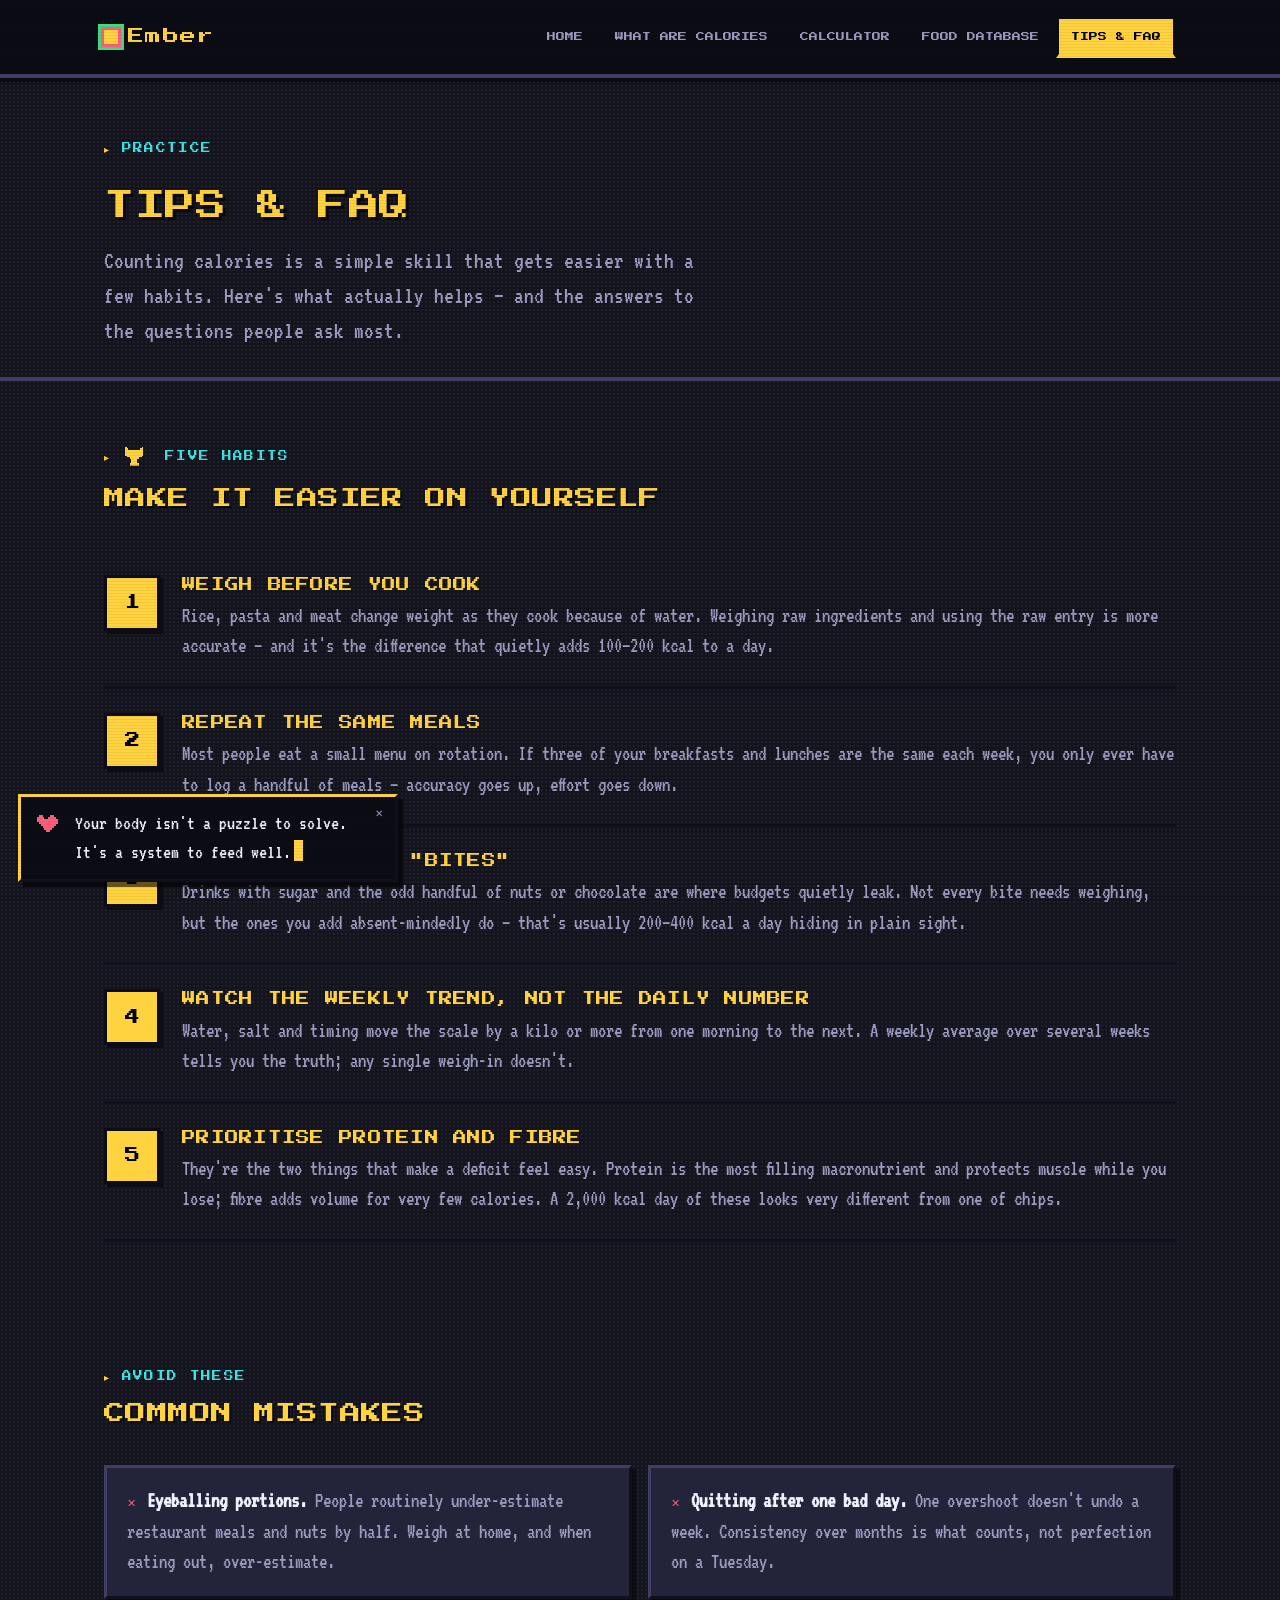
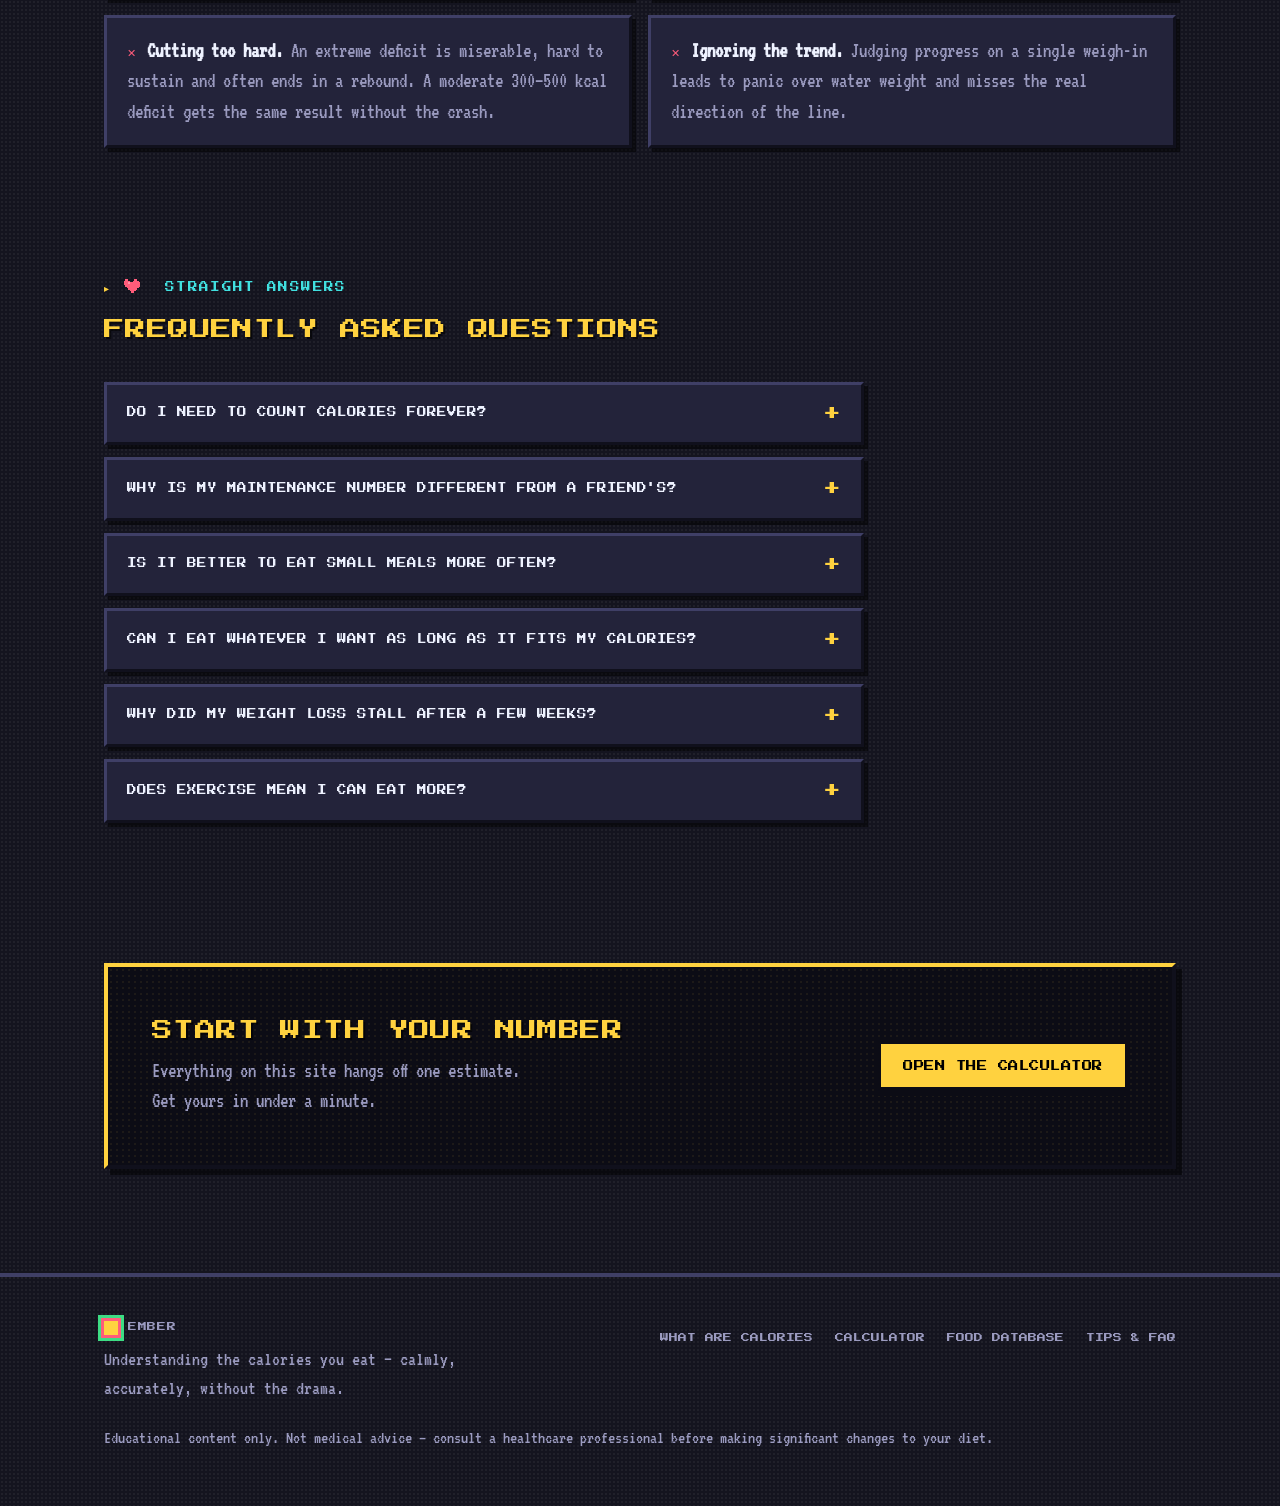
<file: tips.html>
<!DOCTYPE html>
<html lang="en">
<head>
<meta charset="UTF-8">
<meta name="viewport" content="width=device-width, initial-scale=1.0">
<title>Tips &amp; FAQ — Ember</title>
<meta name="description" content="Practical ways to make calorie counting easier, the mistakes people make, and straight answers to the questions that come up most.">
<link rel="preconnect" href="https://fonts.googleapis.com">
<link rel="preconnect" href="https://fonts.gstatic.com" crossorigin>
<link href="https://fonts.googleapis.com/css2?family=Press+Start+2P&family=VT323&display=swap" rel="stylesheet">
<link rel="stylesheet" href="styles.css">
<meta name="robots" content="index, follow">
<meta name="author" content="Ember">
<meta name="theme-color" content="#14141f">
<link rel="icon" type="image/svg+xml" href="img/favicon.svg">
<link rel="canonical" href="https://ember-calorie.guide/tips.html">
<meta property="og:type" content="website">
<meta property="og:site_name" content="Ember">
<meta property="og:title" content="Tips &amp; FAQ — Ember">
<meta property="og:description" content="Practical ways to make calorie counting easier, the mistakes people make, and straight answers to the questions that come up most.">
<meta property="og:url" content="https://ember-calorie.guide/tips.html">
<meta property="og:image" content="https://ember-calorie.guide/img/og-banner.png">
<meta property="og:locale" content="en_US">
<meta name="twitter:card" content="summary_large_image">
<meta name="twitter:title" content="Tips &amp; FAQ — Ember">
<meta name="twitter:description" content="Practical ways to make calorie counting easier, the mistakes people make, and straight answers to the questions that come up most.">
<meta name="twitter:image" content="https://ember-calorie.guide/img/og-banner.png">
<script type="application/ld+json">
{
  "@context": "https://schema.org",
  "@type": "FAQPage",
  "mainEntity": [
    {
      "@type": "Question",
      "name": "Do I need to count calories forever?",
      "acceptedAnswer": { "@type": "Answer", "text": "No. For many people it's a temporary learning tool — a few months of logging teaches you what portions actually look like, after which most people can estimate well enough from habit. Use it as training, not a life sentence." }
    },
    {
      "@type": "Question",
      "name": "Why is my maintenance number different from a friend's?",
      "acceptedAnswer": { "@type": "Answer", "text": "Maintenance scales with body size, muscle mass, age, sex and activity. Bigger bodies and more muscle burn more at rest; men typically carry more muscle; and burn rates decline slightly with age. Compare your number only with your own history." }
    },
    {
      "@type": "Question",
      "name": "Is it better to eat small meals more often?",
      "acceptedAnswer": { "@type": "Answer", "text": "Meal frequency doesn't meaningfully change your metabolism or your daily burn. Eat in whatever pattern keeps you full, satisfied and consistent — consistency is what actually works." }
    },
    {
      "@type": "Question",
      "name": "Can I eat whatever I want as long as it fits my calories?",
      "acceptedAnswer": { "@type": "Answer", "text": "In the short term, weight change is mostly about the total. But foods differ in protein, fibre, vitamins and how full they keep you. A budget filled with junk is harder to stay under and leaves you undernourished." }
    },
    {
      "@type": "Question",
      "name": "Why did my weight loss stall after a few weeks?",
      "acceptedAnswer": { "@type": "Answer", "text": "Your weight may be holding water while fat keeps dropping, your real maintenance may be lower now that you weigh less, or your tracking has drifted. Recompute your numbers, tighten the logging, and give it two to three weeks." }
    },
    {
      "@type": "Question",
      "name": "Does exercise mean I can eat more?",
      "acceptedAnswer": { "@type": "Answer", "text": "Yes, but less than people hope. A 30-minute run might earn you one pastry, and people often overestimate the burn. If you're in a deficit, treat exercise as a bonus deficit rather than a licence to double portions." }
    }
  ]
}
</script>
</head>
<body>

<a class="skip" href="#main">Skip to content</a>

<header class="site">
  <div class="wrap nav-inner">
    <a class="logo" href="index.html"><span class="dot"></span>Ember</a>
    <nav aria-label="Main">
      <ul>
        <li><a class="nav-link" href="index.html">Home</a></li>
        <li><a class="nav-link" href="what-are-calories.html">What are calories</a></li>
        <li><a class="nav-link" href="calculator.html">Calculator</a></li>
        <li><a class="nav-link" href="foods.html">Food database</a></li>
        <li><a class="nav-link active" href="tips.html">Tips &amp; FAQ</a></li>
      </ul>
    </nav>
  </div>
</header>

<main id="main">
  <section class="page-hero">
    <div class="wrap">
      <p class="eyebrow">Practice</p>
      <h1>Tips &amp; FAQ</h1>
      <p class="lede">Counting calories is a simple skill that gets easier with a few habits. Here's what actually helps — and the answers to the questions people ask most.</p>
    </div>
  </section>

  <section>
    <div class="wrap">
      <div class="section-head">
        <p class="eyebrow"><img class="sprite cell-sprite" src="img/trophy.svg" alt="trophy pixel art" width="24" height="24"> Five habits</p>
        <h2>Make it easier on yourself</h2>
      </div>

      <div class="tip">
        <div class="n">1</div>
        <div>
          <h3>Weigh before you cook</h3>
          <p>Rice, pasta and meat change weight as they cook because of water. Weighing raw ingredients and using the raw entry is more accurate — and it's the difference that quietly adds 100–200 kcal to a day.</p>
        </div>
      </div>
      <div class="tip">
        <div class="n">2</div>
        <div>
          <h3>Repeat the same meals</h3>
          <p>Most people eat a small menu on rotation. If three of your breakfasts and lunches are the same each week, you only ever have to log a handful of meals — accuracy goes up, effort goes down.</p>
        </div>
      </div>
      <div class="tip">
        <div class="n">3</div>
        <div>
          <h3>Log liquids and "bites"</h3>
          <p>Drinks with sugar and the odd handful of nuts or chocolate are where budgets quietly leak. Not every bite needs weighing, but the ones you add absent-mindedly do — that's usually 200–400 kcal a day hiding in plain sight.</p>
        </div>
      </div>
      <div class="tip">
        <div class="n">4</div>
        <div>
          <h3>Watch the weekly trend, not the daily number</h3>
          <p>Water, salt and timing move the scale by a kilo or more from one morning to the next. A weekly average over several weeks tells you the truth; any single weigh-in doesn't.</p>
        </div>
      </div>
      <div class="tip">
        <div class="n">5</div>
        <div>
          <h3>Prioritise protein and fibre</h3>
          <p>They're the two things that make a deficit feel easy. Protein is the most filling macronutrient and protects muscle while you lose; fibre adds volume for very few calories. A 2,000 kcal day of these looks very different from one of chips.</p>
        </div>
      </div>
    </div>
  </section>

  <section style="background:var(--soft)">
    <div class="wrap">
      <div class="section-head">
        <p class="eyebrow">Avoid these</p>
        <h2>Common mistakes</h2>
      </div>
      <ul class="mistakes">
        <li><strong>Eyeballing portions.</strong> People routinely under-estimate restaurant meals and nuts by half. Weigh at home, and when eating out, over-estimate.</li>
        <li><strong>Quitting after one bad day.</strong> One overshoot doesn't undo a week. Consistency over months is what counts, not perfection on a Tuesday.</li>
        <li><strong>Cutting too hard.</strong> An extreme deficit is miserable, hard to sustain and often ends in a rebound. A moderate 300–500 kcal deficit gets the same result without the crash.</li>
        <li><strong>Ignoring the trend.</strong> Judging progress on a single weigh-in leads to panic over water weight and misses the real direction of the line.</li>
      </ul>
    </div>
  </section>

  <section>
    <div class="wrap">
      <div class="section-head">
        <p class="eyebrow"><img class="sprite cell-sprite" src="img/heart.svg" alt="heart pixel art" width="24" height="24"> Straight answers</p>
        <h2>Frequently asked questions</h2>
      </div>
      <div class="faq">
        <details>
          <summary>Do I need to count calories forever?</summary>
          <div class="body">No. For many people it's a temporary learning tool — a few months of logging teaches you what portions actually look like, after which most people can estimate well enough from habit. Use it as training, not a life sentence.</div>
        </details>
        <details>
          <summary>Why is my maintenance number different from a friend's?</summary>
          <div class="body">Maintenance scales with body size, muscle mass, age, sex and activity. Bigger bodies and more muscle burn more at rest; men typically carry more muscle; and burn rates decline slightly with age. The calculator estimates for you — compare your number only with your own history, not anyone else's.</div>
        </details>
        <details>
          <summary>Is it better to eat small meals more often?</summary>
          <div class="body">Meal frequency doesn't meaningfully change your metabolism or your daily burn. Eat in whatever pattern keeps you full, satisfied and consistent — that's the pattern you'll stick to, and consistency is what actually works.</div>
        </details>
        <details>
          <summary>Can I eat whatever I want as long as it fits my calories?</summary>
          <div class="body">In the short term, weight change is mostly about the total. But foods differ in protein, fibre, vitamins and how full they keep you. A budget filled with junk is harder to stay under and leaves you undernourished. "Calories in, macros and quality remembered" is the fuller answer.</div>
        </details>
        <details>
          <summary>Why did my weight loss stall after a few weeks?</summary>
          <div class="body">A few possibilities: your weight is simply holding water while fat keeps dropping (check the trend), your real maintenance is lower than the estimate because you weigh less now, or your tracking has drifted. Recompute your numbers, tighten the logging, and give it two to three weeks before concluding anything.</div>
        </details>
        <details>
          <summary>Does exercise mean I can eat more?</summary>
          <div class="body">Yes, but less than people hope. Exercise burns real calories — but a 30-minute run might earn you one pastry, and people often overestimate the burn and eat back more. If you're in a deficit, treat exercise as a bonus deficit rather than a licence to double portions.</div>
        </details>
      </div>
    </div>
  </section>

  <section>
    <div class="wrap">
      <div class="cta">
        <div>
          <h2>Start with your number</h2>
          <p>Everything on this site hangs off one estimate. Get yours in under a minute.</p>
        </div>
        <a class="btn btn-primary" href="calculator.html">Open the calculator</a>
      </div>
    </div>
  </section>
</main>

<footer class="site">
  <div class="wrap">
    <div class="footer-grid">
      <div>
        <a class="logo" href="index.html" style="margin-bottom:10px"><span class="dot"></span>Ember</a>
        <p>Understanding the calories you eat — calmly, accurately, without the drama.</p>
      </div>
      <ul>
        <li><a href="what-are-calories.html">What are calories</a></li>
        <li><a href="calculator.html">Calculator</a></li>
        <li><a href="foods.html">Food database</a></li>
        <li><a href="tips.html">Tips &amp; FAQ</a></li>
      </ul>
    </div>
    <p class="disclaimer">Educational content only. Not medical advice — consult a healthcare professional before making significant changes to your diet.</p>
  </div>
</footer>

<script src="script.js"></script>
</body>
</html>
</file>
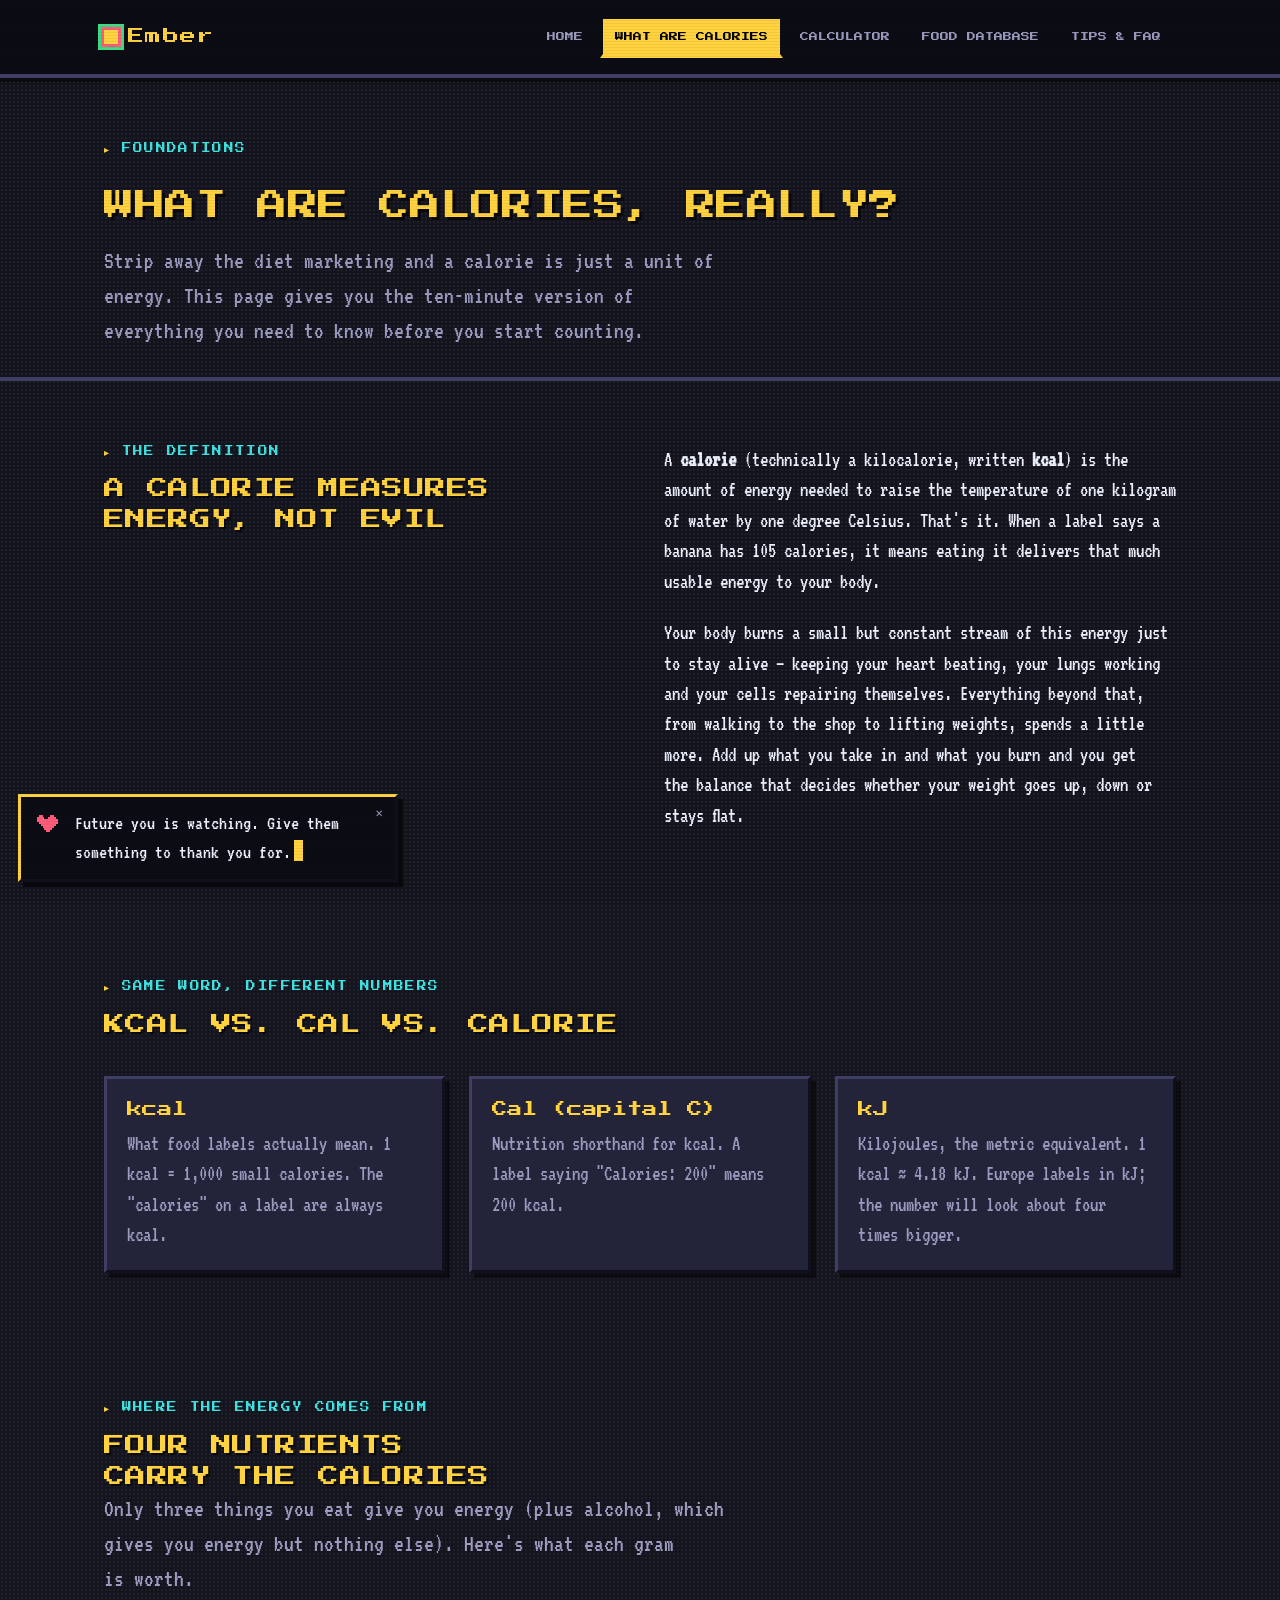
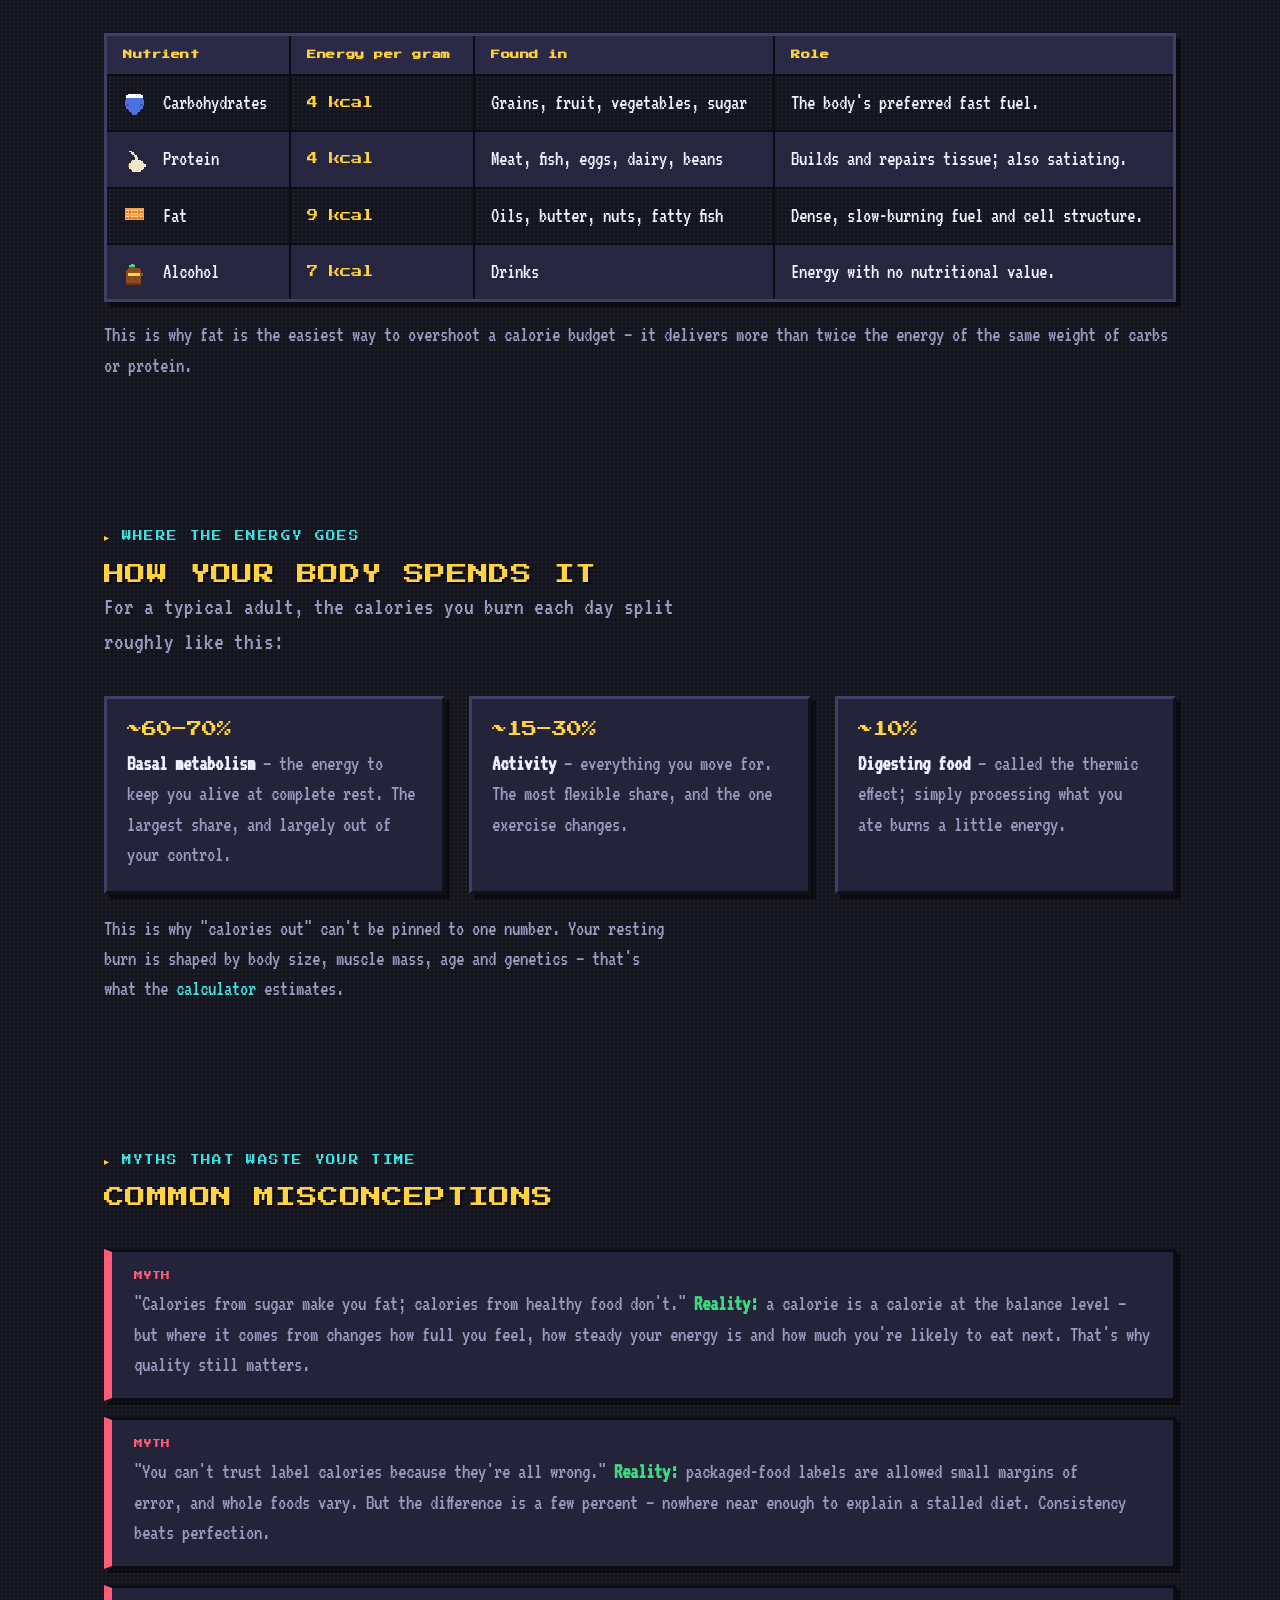
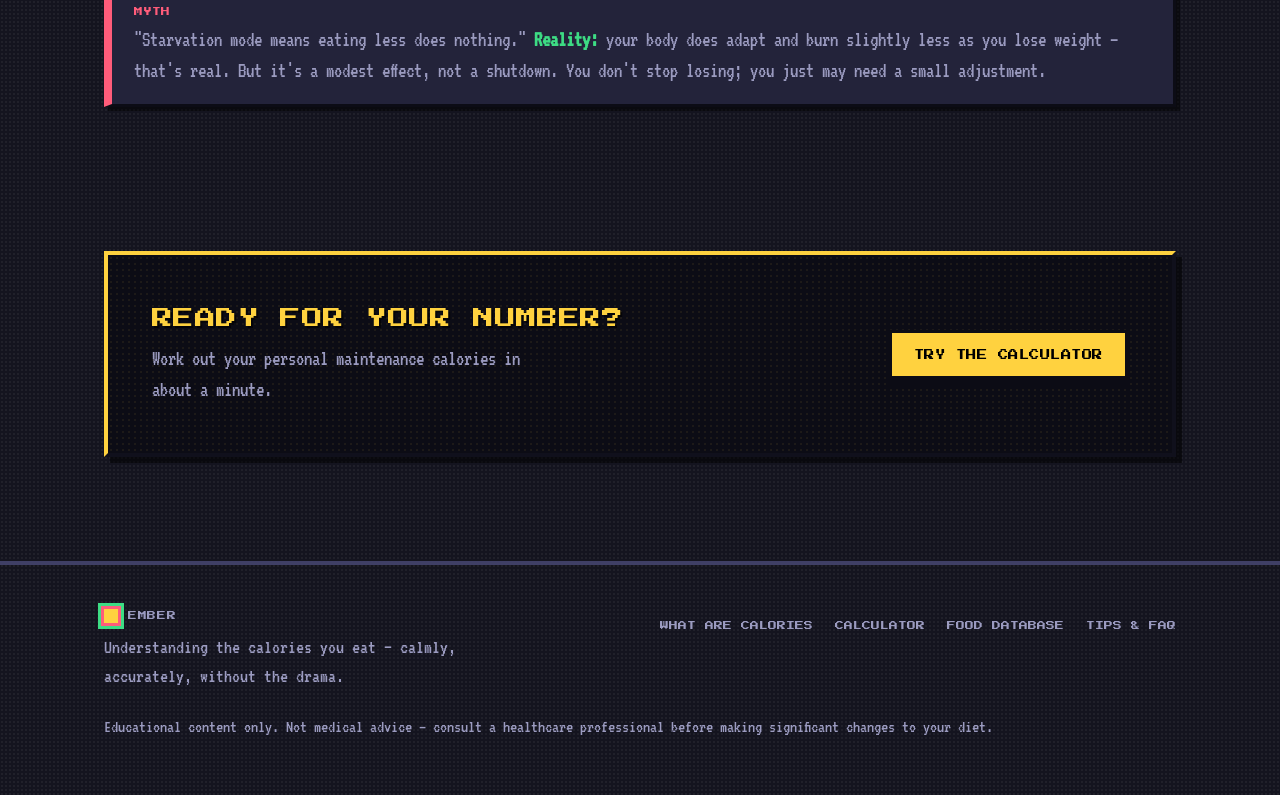
<file: what-are-calories.html>
<!DOCTYPE html>
<html lang="en">
<head>
<meta charset="UTF-8">
<meta name="viewport" content="width=device-width, initial-scale=1.0">
<title>What are calories? — Ember</title>
<meta name="description" content="What a calorie is, where food energy comes from, and how your body spends it — the basics that make everything else obvious.">
<link rel="preconnect" href="https://fonts.googleapis.com">
<link rel="preconnect" href="https://fonts.gstatic.com" crossorigin>
<link href="https://fonts.googleapis.com/css2?family=Press+Start+2P&family=VT323&display=swap" rel="stylesheet">
<link rel="stylesheet" href="styles.css">
<meta name="robots" content="index, follow">
<meta name="author" content="Ember">
<meta name="theme-color" content="#14141f">
<link rel="icon" type="image/svg+xml" href="img/favicon.svg">
<link rel="canonical" href="https://ember-calorie.guide/what-are-calories.html">
<meta property="og:type" content="article">
<meta property="og:site_name" content="Ember">
<meta property="og:title" content="What are calories, really? — Ember">
<meta property="og:description" content="What a calorie is, where food energy comes from, and how your body spends it — the basics that make everything else obvious.">
<meta property="og:url" content="https://ember-calorie.guide/what-are-calories.html">
<meta property="og:image" content="https://ember-calorie.guide/img/og-banner.png">
<meta property="og:locale" content="en_US">
<meta name="twitter:card" content="summary_large_image">
<meta name="twitter:title" content="What are calories, really? — Ember">
<meta name="twitter:description" content="What a calorie is, where food energy comes from, and how your body spends it — the basics that make everything else obvious.">
<meta name="twitter:image" content="https://ember-calorie.guide/img/og-banner.png">
<script type="application/ld+json">
{
  "@context": "https://schema.org",
  "@type": "Article",
  "headline": "What are calories, really?",
  "description": "What a calorie is, where food energy comes from, and how your body spends it — the basics that make everything else obvious.",
  "author": { "@type": "Organization", "name": "Ember" },
  "publisher": { "@type": "Organization", "name": "Ember" },
  "inLanguage": "en",
  "mainEntityOfPage": "https://ember-calorie.guide/what-are-calories.html"
}
</script>
</head>
<body>

<a class="skip" href="#main">Skip to content</a>

<header class="site">
  <div class="wrap nav-inner">
    <a class="logo" href="index.html"><span class="dot"></span>Ember</a>
    <nav aria-label="Main">
      <ul>
        <li><a class="nav-link" href="index.html">Home</a></li>
        <li><a class="nav-link active" href="what-are-calories.html">What are calories</a></li>
        <li><a class="nav-link" href="calculator.html">Calculator</a></li>
        <li><a class="nav-link" href="foods.html">Food database</a></li>
        <li><a class="nav-link" href="tips.html">Tips &amp; FAQ</a></li>
      </ul>
    </nav>
  </div>
</header>

<main id="main">
  <section class="page-hero">
    <div class="wrap">
      <p class="eyebrow">Foundations</p>
      <h1>What are calories, really?</h1>
      <p class="lede">Strip away the diet marketing and a calorie is just a unit of energy. This page gives you the ten-minute version of everything you need to know before you start counting.</p>
    </div>
  </section>

  <section>
    <div class="wrap two-col">
      <div>
        <div class="section-head" style="margin-bottom:0">
          <p class="eyebrow">The definition</p>
          <h2>A calorie measures energy, not evil</h2>
        </div>
      </div>
      <div>
        <p>A <strong>calorie</strong> (technically a kilocalorie, written <strong>kcal</strong>) is the amount of energy needed to raise the temperature of one kilogram of water by one degree Celsius. That's it. When a label says a banana has 105 calories, it means eating it delivers that much usable energy to your body.</p>
        <p>Your body burns a small but constant stream of this energy just to stay alive — keeping your heart beating, your lungs working and your cells repairing themselves. Everything beyond that, from walking to the shop to lifting weights, spends a little more. Add up what you take in and what you burn and you get the balance that decides whether your weight goes up, down or stays flat.</p>
      </div>
    </div>
  </section>

  <section style="background:var(--soft)">
    <div class="wrap">
      <div class="section-head">
        <p class="eyebrow">Same word, different numbers</p>
        <h2>kcal vs. Cal vs. calorie</h2>
      </div>
      <div class="def-grid">
        <div class="def-item"><span class="k">kcal</span><span class="v">What food labels actually mean. 1 kcal = 1,000 small calories. The "calories" on a label are always kcal.</span></div>
        <div class="def-item"><span class="k">Cal (capital C)</span><span class="v">Nutrition shorthand for kcal. A label saying "Calories: 200" means 200 kcal.</span></div>
        <div class="def-item"><span class="k">kJ</span><span class="v">Kilojoules, the metric equivalent. 1 kcal ≈ 4.18 kJ. Europe labels in kJ; the number will look about four times bigger.</span></div>
      </div>
    </div>
  </section>

  <section>
    <div class="wrap">
      <div class="section-head">
        <p class="eyebrow">Where the energy comes from</p>
        <h2>Four nutrients carry the calories</h2>
        <p class="lede">Only three things you eat give you energy (plus alcohol, which gives you energy but nothing else). Here's what each gram is worth.</p>
      </div>
      <table class="data">
        <thead>
          <tr><th>Nutrient</th><th>Energy per gram</th><th>Found in</th><th>Role</th></tr>
        </thead>
        <tbody>
          <tr><td><img class="sprite cell-sprite" src="img/rice.svg" alt="rice pixel art" width="24" height="24"> Carbohydrates</td><td class="num">4 kcal</td><td>Grains, fruit, vegetables, sugar</td><td>The body's preferred fast fuel.</td></tr>
          <tr><td><img class="sprite cell-sprite" src="img/drumstick.svg" alt="drumstick pixel art" width="24" height="24"> Protein</td><td class="num">4 kcal</td><td>Meat, fish, eggs, dairy, beans</td><td>Builds and repairs tissue; also satiating.</td></tr>
          <tr><td><img class="sprite cell-sprite" src="img/salmon.svg" alt="salmon pixel art" width="24" height="24"> Fat</td><td class="num">9 kcal</td><td>Oils, butter, nuts, fatty fish</td><td>Dense, slow-burning fuel and cell structure.</td></tr>
          <tr><td><img class="sprite cell-sprite" src="img/soda.svg" alt="soda pixel art" width="24" height="24"> Alcohol</td><td class="num">7 kcal</td><td>Drinks</td><td>Energy with no nutritional value.</td></tr>
        </tbody>
      </table>
      <p style="color:var(--muted); margin-top:18px">This is why fat is the easiest way to overshoot a calorie budget — it delivers more than twice the energy of the same weight of carbs or protein.</p>
    </div>
  </section>

  <section style="background:var(--soft)">
    <div class="wrap">
      <div class="section-head">
        <p class="eyebrow">Where the energy goes</p>
        <h2>How your body spends it</h2>
        <p class="lede">For a typical adult, the calories you burn each day split roughly like this:</p>
      </div>
      <div class="def-grid">
        <div class="def-item"><span class="k">~60–70%</span><span class="v"><strong>Basal metabolism</strong> — the energy to keep you alive at complete rest. The largest share, and largely out of your control.</span></div>
        <div class="def-item"><span class="k">~15–30%</span><span class="v"><strong>Activity</strong> — everything you move for. The most flexible share, and the one exercise changes.</span></div>
        <div class="def-item"><span class="k">~10%</span><span class="v"><strong>Digesting food</strong> — called the thermic effect; simply processing what you ate burns a little energy.</span></div>
      </div>
      <p style="color:var(--muted); max-width:70ch; margin-top:20px">This is why "calories out" can't be pinned to one number. Your resting burn is shaped by body size, muscle mass, age and genetics — that's what the <a href="calculator.html">calculator</a> estimates.</p>
    </div>
  </section>

  <section>
    <div class="wrap">
      <div class="section-head">
        <p class="eyebrow">Myths that waste your time</p>
        <h2>Common misconceptions</h2>
      </div>
      <div class="myth">
        <div class="m">MYTH</div>
        <p>"Calories from sugar make you fat; calories from healthy food don't." <strong>Reality:</strong> a calorie is a calorie at the balance level — but where it comes from changes how full you feel, how steady your energy is and how much you're likely to eat next. That's why quality still matters.</p>
      </div>
      <div class="myth">
        <div class="m">MYTH</div>
        <p>"You can't trust label calories because they're all wrong." <strong>Reality:</strong> packaged-food labels are allowed small margins of error, and whole foods vary. But the difference is a few percent — nowhere near enough to explain a stalled diet. Consistency beats perfection.</p>
      </div>
      <div class="myth">
        <div class="m">MYTH</div>
        <p>"Starvation mode means eating less does nothing." <strong>Reality:</strong> your body does adapt and burn slightly less as you lose weight — that's real. But it's a modest effect, not a shutdown. You don't stop losing; you just may need a small adjustment.</p>
      </div>
    </div>
  </section>

  <section>
    <div class="wrap">
      <div class="cta">
        <div>
          <h2>Ready for your number?</h2>
          <p>Work out your personal maintenance calories in about a minute.</p>
        </div>
        <a class="btn btn-primary" href="calculator.html">Try the calculator</a>
      </div>
    </div>
  </section>
</main>

<footer class="site">
  <div class="wrap">
    <div class="footer-grid">
      <div>
        <a class="logo" href="index.html" style="margin-bottom:10px"><span class="dot"></span>Ember</a>
        <p>Understanding the calories you eat — calmly, accurately, without the drama.</p>
      </div>
      <ul>
        <li><a href="what-are-calories.html">What are calories</a></li>
        <li><a href="calculator.html">Calculator</a></li>
        <li><a href="foods.html">Food database</a></li>
        <li><a href="tips.html">Tips &amp; FAQ</a></li>
      </ul>
    </div>
    <p class="disclaimer">Educational content only. Not medical advice — consult a healthcare professional before making significant changes to your diet.</p>
  </div>
</footer>

<script src="script.js"></script>
</body>
</html>
</file>
<file: styles.css>
/* ============================================================
   EMBER — PIXEL GAME UI
   Retro arcade HUD: Press Start 2P (display) + VT323 (body)
   NES beveled panels · segmented HP-style bars · chunky buttons
   ============================================================ */

:root {
  /* arcade palette — colors are semantic, not decorative:
     yellow = primary energy, green = on-budget/success,
     pink = warning/over, cyan = info, orange = surplus */
  --bg: #14141f;
  --panel: #23233a;
  --panel-2: #2a2a46;
  --frame-light: #3f3f66;
  --frame-dark: #10101c;
  --ink: #0c0c15;
  --text: #eef2ff;
  --muted: #9b9bc0;
  --accent: #ffd23f;      /* retro yellow */
  --accent-pink: #ff5c7a; /* warning / red */
  --green: #3ddc84;       /* success */
  --cyan: #41e0e0;        /* info */
  --orange: #ff9f45;      /* surplus / gain */
  --purple: #b18cff;

  --font-display: "Press Start 2P", "Courier New", monospace;
  --font-body: "VT323", "Courier New", monospace;
  --radius: 0px;
  --radius-sm: 0px;
  --maxw: 1120px;
}

* { box-sizing: border-box; }

html { scroll-behavior: smooth; }

body {
  margin: 0;
  font-family: var(--font-body);
  font-size: 21px;
  line-height: 1.45;
  color: var(--text);
  background-color: var(--bg);
  /* pixel dot-matrix background */
  background-image: radial-gradient(rgba(255,255,255,0.05) 1px, transparent 1px);
  background-size: 4px 4px;
  image-rendering: pixelated;
  -webkit-font-smoothing: none;
}

/* CRT scanlines overlay */
body::after {
  content: "";
  position: fixed;
  inset: 0;
  pointer-events: none;
  z-index: 9999;
  background: repeating-linear-gradient(0deg, rgba(0,0,0,0.14) 0 1px, transparent 1px 3px);
  opacity: 0.35;
}

::selection { background: var(--accent); color: #000; }

/* ---------- Typography ---------- */

h1, h2, h3, .display {
  font-family: var(--font-display);
  font-weight: 400;
  line-height: 1.5;
  letter-spacing: 0.02em;
  text-transform: uppercase;
  margin: 0;
  text-wrap: balance;
}

h1 {
  font-size: clamp(1.15rem, 3vw, 1.9rem);
  color: var(--accent);
  text-shadow: 3px 3px 0 rgba(0,0,0,0.6);
}
h2 {
  font-size: clamp(0.95rem, 2.4vw, 1.3rem);
  color: var(--accent);
  text-shadow: 2px 2px 0 rgba(0,0,0,0.6);
}
h3 { font-size: 0.85rem; color: var(--text); }

p { margin: 0 0 1em; text-wrap: pretty; }

.lede {
  font-size: 1.15em;
  color: var(--muted);
  max-width: 62ch;
}

.eyebrow {
  font-family: var(--font-display);
  font-size: 0.6rem;
  letter-spacing: 0.14em;
  text-transform: uppercase;
  color: var(--cyan);
  margin: 0 0 0.9rem;
}
.eyebrow::before { content: "▸ "; color: var(--accent); }

a { color: var(--cyan); text-decoration: none; }
a:hover { color: var(--accent); }

/* ---------- Layout ---------- */

.wrap {
  max-width: var(--maxw);
  margin: 0 auto;
  padding: 0 24px;
}

section { padding: 64px 0; }

.section-head { max-width: 640px; margin-bottom: 36px; }

/* ---------- HUD header / nav ---------- */

header.site {
  position: sticky;
  top: 0;
  z-index: 50;
  background: var(--ink);
  border-bottom: 4px solid var(--frame-light);
  box-shadow: 0 4px 0 rgba(0,0,0,0.5);
}

.nav-inner {
  display: flex;
  align-items: center;
  justify-content: space-between;
  gap: 20px;
  height: 74px;
}

.logo {
  font-family: var(--font-display);
  font-size: 1rem;
  color: var(--accent);
  text-decoration: none;
  display: flex;
  align-items: center;
  gap: 10px;
  white-space: nowrap;
  letter-spacing: 0.08em;
}

.logo .dot {
  width: 14px; height: 14px;
  display: inline-block;
  background: var(--accent);
  box-shadow: 0 0 0 3px var(--accent-pink), 0 0 0 6px var(--green);
}

nav ul {
  display: flex;
  list-style: none;
  margin: 0;
  padding: 0;
  gap: 2px;
}

nav a.nav-link {
  display: inline-block;
  padding: 12px 12px 10px;
  font-family: var(--font-display);
  font-size: 0.55rem;
  line-height: 1.4;
  text-decoration: none;
  text-transform: uppercase;
  color: var(--muted);
  border: 3px solid transparent;
  border-bottom-width: 4px;
  transition: color .1s, background .1s;
}

nav a.nav-link:hover { color: var(--text); background: var(--panel); }

nav a.nav-link.active {
  color: #000;
  background: var(--accent);
  border-color: var(--ink);
  border-bottom-color: var(--accent);
  text-shadow: none;
}

nav a.nav-link:focus-visible,
.btn:focus-visible,
.filter:focus-visible,
.toggle:focus-visible,
input:focus-visible,
select:focus-visible,
details summary:focus-visible {
  outline: 3px dashed var(--accent);
  outline-offset: 2px;
}

/* ---------- Pixel buttons ---------- */

.btn {
  display: inline-block;
  padding: 15px 22px 13px;
  font-family: var(--font-display);
  font-size: 0.65rem;
  text-transform: uppercase;
  letter-spacing: 0.05em;
  text-decoration: none;
  border: 3px solid var(--ink);
  box-shadow: 0 6px 0 var(--ink);
  cursor: pointer;
  transition: transform .05s, box-shadow .05s, filter .1s;
  image-rendering: pixelated;
}

.btn:hover { filter: brightness(1.12); }

.btn:active {
  transform: translateY(5px);
  box-shadow: 0 1px 0 var(--ink);
}

.btn-primary { background: var(--accent); color: #000; text-shadow: none; }
.btn-primary:hover { background: var(--orange); }

.btn-ghost {
  background: var(--panel);
  color: var(--text);
  box-shadow: 0 6px 0 var(--ink);
  border-color: var(--frame-light);
}
.btn-ghost:hover { background: var(--panel-2); color: var(--accent); }

/* ---------- Hero (home) ---------- */

.hero {
  padding: 84px 0 60px;
  border-bottom: 4px solid var(--frame-light);
  background:
    radial-gradient(600px 260px at 85% -10%, rgba(255,92,122,0.14) 0%, transparent 60%),
    radial-gradient(500px 240px at 0% 110%, rgba(65,224,224,0.12) 0%, transparent 55%);
}

.hero-grid {
  display: grid;
  grid-template-columns: 1.15fr 0.85fr;
  gap: 56px;
  align-items: center;
}

.hero .lede { margin: 22px 0 30px; }

.hero-actions { display: flex; gap: 14px; flex-wrap: wrap; }

/* NES window frame shared by panels */
.panel {
  background: var(--panel);
  border: 3px solid;
  border-color: var(--frame-light) var(--frame-dark) var(--frame-dark) var(--frame-light);
  box-shadow: 6px 6px 0 rgba(0,0,0,0.5);
}

/* macro "status screen" card */

.macro-card {
  padding: 26px 28px 30px;
  background: var(--panel);
  border: 3px solid;
  border-color: var(--frame-light) var(--frame-dark) var(--frame-dark) var(--frame-light);
  box-shadow: 6px 6px 0 rgba(0,0,0,0.5);
}

.macro-card h3 { color: var(--accent); margin-bottom: 6px; }
.macro-card .sub { color: var(--muted); font-size: 1em; margin-bottom: 20px; }

.donut-wrap { display: flex; align-items: center; gap: 26px; }

.legend { list-style: none; margin: 0; padding: 0; display: grid; gap: 12px; flex: 1; }

.legend li {
  display: grid;
  grid-template-columns: 18px 1fr auto;
  gap: 10px;
  align-items: center;
}

.legend .swatch {
  width: 18px; height: 18px;
  display: inline-block;
  border: 2px solid #000;
}

.legend .lbl { color: var(--muted); }
.legend .val { font-family: var(--font-display); font-size: 0.7rem; color: var(--text); }

/* ---------- Principles (numbered, game quest list) ---------- */

.principles {
  counter-reset: prin;
  display: grid;
  grid-template-columns: repeat(3, 1fr);
  gap: 24px;
  list-style: none;
  margin: 0;
  padding: 0;
}

.principles li {
  counter-increment: prin;
  background: var(--panel);
  border: 3px solid;
  border-color: var(--frame-light) var(--frame-dark) var(--frame-dark) var(--frame-light);
  box-shadow: 5px 5px 0 rgba(0,0,0,0.5);
  padding: 20px 20px 18px;
}

.principles li::before {
  content: "★ 0" counter(prin);
  font-family: var(--font-display);
  font-size: 0.6rem;
  color: var(--accent);
  display: block;
  margin-bottom: 14px;
}

.principles h3 { margin-bottom: 8px; }
.principles p { color: var(--muted); margin: 0; }

/* ---------- Explore cards ---------- */

.explore-grid {
  display: grid;
  grid-template-columns: repeat(3, 1fr);
  gap: 24px;
}

.explore-card {
  display: block;
  text-decoration: none;
  color: inherit;
  padding: 24px 22px 20px;
  background: var(--panel);
  border: 3px solid;
  border-color: var(--frame-light) var(--frame-dark) var(--frame-dark) var(--frame-light);
  box-shadow: 5px 5px 0 rgba(0,0,0,0.5);
  transition: transform .1s, background .1s;
}

.explore-card:hover {
  transform: translate(-2px, -2px);
  background: var(--panel-2);
  color: var(--text);
}

.explore-card .num {
  font-family: var(--font-display);
  color: var(--accent);
  font-size: 0.6rem;
}

.explore-card h3 { margin: 12px 0 8px; }
.explore-card p { color: var(--muted); margin: 0 0 16px; }
.explore-card .go { font-family: var(--font-display); font-size: 0.6rem; color: var(--cyan); }
.explore-card:hover .go { color: var(--accent); }

/* ---------- Page hero (subpages) ---------- */

.page-hero {
  padding: 64px 0 28px;
  border-bottom: 4px solid var(--frame-light);
}

.page-hero .wrap { display: grid; gap: 14px; }
.page-hero .lede { margin: 0; }

/* ---------- Generic two-col ---------- */

.two-col { display: grid; grid-template-columns: 1fr 1fr; gap: 48px; align-items: start; }

/* ---------- Def / stat tiles ---------- */

.def-grid { display: grid; grid-template-columns: repeat(3, 1fr); gap: 24px; }

.def-item {
  padding: 20px;
  background: var(--panel);
  border: 3px solid;
  border-color: var(--frame-light) var(--frame-dark) var(--frame-dark) var(--frame-light);
  box-shadow: 5px 5px 0 rgba(0,0,0,0.5);
}

.def-item .k {
  font-family: var(--font-display);
  font-size: 0.95rem;
  font-weight: 400;
  color: var(--accent);
  display: block;
  margin-bottom: 8px;
}
.def-item .v { color: var(--muted); }
.def-item .v strong { color: var(--text); }

/* ---------- Tables (pixel grid) ---------- */

table.data {
  width: 100%;
  border-collapse: collapse;
  border: 3px solid var(--frame-light);
  box-shadow: 5px 5px 0 rgba(0,0,0,0.5);
}

table.data th, table.data td {
  text-align: left;
  padding: 12px 16px;
  border: 2px solid var(--ink);
  font-size: 1em;
}

table.data thead th {
  font-family: var(--font-display);
  font-size: 0.58rem;
  letter-spacing: 0.06em;
  color: var(--accent);
  background: var(--panel-2);
}

table.data tbody tr:nth-child(even) td { background: #262640; }
table.data td.num { font-variant-numeric: tabular-nums; color: var(--accent); font-family: var(--font-display); font-size: 0.7rem; }

/* ---------- Myth / reality ---------- */

.myth {
  background: var(--panel);
  border: 3px solid var(--ink);
  border-left: 8px solid var(--accent-pink);
  box-shadow: 4px 4px 0 rgba(0,0,0,0.5);
  padding: 18px 22px;
  margin-bottom: 16px;
}

.myth .m {
  font-family: var(--font-display);
  font-size: 0.55rem;
  color: var(--accent-pink);
  margin-bottom: 6px;
}
.myth p { margin: 0; color: var(--muted); }
.myth p strong { color: var(--green); }

/* ---------- Calculator ---------- */

.calc-wrap {
  display: grid;
  grid-template-columns: 1fr 1fr;
  gap: 32px;
  align-items: start;
}

.calc-panel, .result-panel {
  padding: 28px;
  background: var(--panel);
  border: 3px solid;
  border-color: var(--frame-light) var(--frame-dark) var(--frame-dark) var(--frame-light);
  box-shadow: 6px 6px 0 rgba(0,0,0,0.5);
}

.field { margin-bottom: 20px; }

.field label {
  display: block;
  font-family: var(--font-display);
  font-size: 0.6rem;
  text-transform: uppercase;
  margin-bottom: 8px;
  color: var(--cyan);
}

.field .hint { color: var(--muted); font-size: 0.9em; margin-top: 6px; }

.field input[type="number"] {
  width: 100%;
  padding: 12px 14px;
  font-family: var(--font-body);
  font-size: 1.1em;
  color: var(--text);
  border: 3px solid var(--frame-light);
  background: var(--ink);
}

.field input[type="number"]:focus {
  outline: none;
  border-color: var(--accent);
  background: #15151f;
}

/* segmented sex toggle */
.seg { display: grid; grid-template-columns: 1fr 1fr; gap: 8px; }

.toggle {
  padding: 13px 8px 11px;
  text-align: center;
  font-family: var(--font-display);
  font-size: 0.6rem;
  text-transform: uppercase;
  border: 3px solid var(--frame-light);
  background: var(--ink);
  color: var(--muted);
  cursor: pointer;
  box-shadow: 0 4px 0 var(--ink);
}

.toggle:hover { color: var(--text); border-color: var(--accent); }

.toggle.on {
  background: var(--accent);
  border-color: var(--accent);
  color: #000;
  box-shadow: none;
  transform: translateY(4px);
}

.field select {
  width: 100%;
  padding: 12px 14px;
  font-family: var(--font-body);
  font-size: 1.05em;
  color: var(--text);
  border: 3px solid var(--frame-light);
  background: var(--ink);
  cursor: pointer;
}
.field select option { background: var(--panel); color: var(--text); }

/* result panel */
.result-panel { position: sticky; top: 100px; }

.big-number {
  font-family: var(--font-display);
  font-size: 2.6rem;
  line-height: 1;
  color: var(--green);
  text-shadow: 3px 3px 0 rgba(0,0,0,0.6);
  letter-spacing: 0.02em;
}
.big-number small { font-size: 0.85rem; color: var(--muted); font-family: var(--font-body); }

.result-row { border-top: 3px solid var(--frame-dark); padding: 16px 0; }

.result-row .label { color: var(--muted); font-size: 0.95em; }
.result-row .value { font-weight: 400; font-size: 1.1em; font-variant-numeric: tabular-nums; }
.result-row .value span { color: var(--accent); }

.plan { display: grid; gap: 12px; margin-top: 8px; }

.plan-item {
  border: 3px solid var(--frame-light);
  background: var(--ink);
  padding: 12px 14px 14px;
}
.plan-item .row { display: flex; justify-content: space-between; align-items: baseline; }
.plan-item .tag { font-family: var(--font-display); font-size: 0.6rem; text-transform: uppercase; color: var(--text); }
.plan-item .kcal { font-family: var(--font-display); font-size: 0.85rem; color: var(--accent); }

/* segmented pixel HP bars */
.bar-track {
  height: 16px;
  background: var(--frame-dark);
  border: 2px solid var(--ink);
  margin-top: 10px;
  overflow: hidden;
}
.bar-fill {
  height: 100%;
  background-image: repeating-linear-gradient(90deg, var(--bar-color, #fff) 0 6px, transparent 6px 8px);
  background-color: var(--bar-color, #fff);
  transition: width .2s steps(8);
}

.plan-lose { --bar-color: var(--green); }
.plan-main { --bar-color: var(--accent); }
.plan-gain { --bar-color: var(--orange); }

.note {
  background: var(--panel-2);
  border: 3px solid var(--frame-light);
  border-left: 8px solid var(--cyan);
  padding: 14px 18px;
  color: var(--muted);
  margin-top: 20px;
}

/* ---------- Food database ---------- */

.toolbar {
  display: flex;
  gap: 14px;
  flex-wrap: wrap;
  align-items: center;
  margin-bottom: 24px;
}

.search-box { flex: 1; min-width: 240px; position: relative; }

.search-box input {
  width: 100%;
  padding: 12px 16px 12px 44px;
  font-family: var(--font-body);
  font-size: 1.05em;
  color: var(--text);
  border: 3px solid var(--frame-light);
  background: var(--ink);
}

.search-box input:focus { outline: none; border-color: var(--accent); }

.search-box::before {
  content: "";
  position: absolute;
  left: 18px; top: 50%;
  width: 12px; height: 12px;
  transform: translateY(-70%) rotate(45deg);
  border: 2px solid var(--muted);
}
.search-box::after {
  content: "";
  position: absolute;
  left: 29px; top: 57%;
  width: 7px; height: 2px;
  background: var(--muted);
  transform: rotate(45deg);
}

.filters { display: flex; gap: 8px; flex-wrap: wrap; }

.filter {
  padding: 10px 14px 8px;
  border: 3px solid var(--frame-light);
  background: var(--panel);
  font-family: var(--font-display);
  font-size: 0.55rem;
  text-transform: uppercase;
  color: var(--muted);
  cursor: pointer;
  box-shadow: 0 4px 0 var(--ink);
}

.filter:hover { color: var(--text); border-color: var(--accent); }

.filter.on {
  background: var(--accent);
  border-color: var(--accent);
  color: #000;
  box-shadow: none;
  transform: translateY(4px);
}

.result-count { color: var(--muted); font-size: 0.95em; margin-bottom: 12px; }
.result-count::before { content: "▸ "; color: var(--cyan); }

.table-scroll { overflow-x: auto; }

.food-row.hidden { display: none; }

.macro-pill { display: inline-flex; gap: 12px; color: var(--muted); font-size: 0.9em; }
.macro-pill b { color: var(--text); font-variant-numeric: tabular-nums; }

/* ---------- Tips ---------- */

.tip { display: grid; grid-template-columns: 56px 1fr; gap: 22px; padding: 24px 0; border-bottom: 3px solid var(--frame-dark); }
.tip:first-of-type { border-top: 3px solid var(--frame-dark); }

.tip .n {
  font-family: var(--font-display);
  font-size: 0.95rem;
  color: #000;
  background: var(--accent);
  border: 3px solid var(--ink);
  box-shadow: 3px 3px 0 var(--ink);
  width: 56px; height: 56px;
  display: flex;
  align-items: center;
  justify-content: center;
  line-height: 1;
}

.tip h3 { color: var(--accent); margin-bottom: 6px; }
.tip p { color: var(--muted); margin: 0; }

/* mistakes list */
.mistakes { display: grid; grid-template-columns: 1fr 1fr; gap: 16px; list-style: none; margin: 0; padding: 0; }
.mistakes li {
  padding: 18px 20px;
  background: var(--panel);
  border: 3px solid;
  border-color: var(--frame-light) var(--frame-dark) var(--frame-dark) var(--frame-light);
  box-shadow: 4px 4px 0 rgba(0,0,0,0.5);
  color: var(--muted);
}
.mistakes li::before { content: "✕ "; color: var(--accent-pink); font-family: var(--font-display); font-size: 0.7rem; }
.mistakes li strong { color: var(--text); }

/* FAQ accordion */
.faq { max-width: 760px; }

.faq details {
  margin-bottom: 12px;
  background: var(--panel);
  border: 3px solid;
  border-color: var(--frame-light) var(--frame-dark) var(--frame-dark) var(--frame-light);
  box-shadow: 4px 4px 0 rgba(0,0,0,0.5);
}

.faq summary {
  list-style: none;
  cursor: pointer;
  padding: 16px 20px;
  font-family: var(--font-display);
  font-size: 0.6rem;
  text-transform: uppercase;
  color: var(--text);
  display: flex;
  justify-content: space-between;
  align-items: center;
  gap: 16px;
}
.faq summary::-webkit-details-marker { display: none; }

.faq summary::after {
  content: "+";
  font-size: 1.1rem;
  color: var(--accent);
  transition: transform .15s;
}

.faq details[open] summary::after { transform: rotate(45deg); }
.faq details[open] summary { background: var(--panel-2); }

.faq .body { padding: 0 20px 18px; color: var(--muted); }

/* ---------- CTA band ---------- */

.cta {
  background: var(--ink);
  color: var(--text);
  border: 4px solid var(--accent);
  border-color: var(--accent) var(--frame-dark) var(--frame-dark) var(--accent);
  box-shadow: 6px 6px 0 rgba(0,0,0,0.55);
  padding: 48px 44px;
  display: flex;
  align-items: center;
  justify-content: space-between;
  gap: 32px;
  flex-wrap: wrap;
  background-image: radial-gradient(rgba(255,210,63,0.07) 1px, transparent 1px);
  background-size: 6px 6px;
}

.cta h2 { color: var(--accent); }
.cta p { color: var(--muted); margin: 10px 0 0; max-width: 46ch; }

/* ---------- Footer ---------- */

footer.site {
  border-top: 4px solid var(--frame-light);
  padding: 44px 0 36px;
  margin-top: 40px;
}

.footer-grid { display: flex; justify-content: space-between; gap: 32px; flex-wrap: wrap; }
.footer-grid p { color: var(--muted); font-size: 0.95em; margin: 0; max-width: 44ch; }
.footer-grid ul { list-style: none; display: flex; gap: 22px; margin: 0; padding: 0; flex-wrap: wrap; }
.footer-grid a { color: var(--muted); font-family: var(--font-display); font-size: 0.55rem; text-transform: uppercase; text-decoration: none; }
.footer-grid a:hover { color: var(--accent); }

.disclaimer { margin-top: 24px; font-size: 0.85em; color: var(--muted); }

/* ---------- Pixel sprites ---------- */

.sprite {
  image-rendering: pixelated;
  image-rendering: crisp-edges;
  display: inline-block;
  vertical-align: middle;
}

.sprite-strip { display: flex; gap: 10px; align-items: center; flex-wrap: wrap; margin-top: 26px; }
.sprite-strip .sprite { width: 42px; height: 42px; }

.hero-sprites {
  display: flex; gap: 12px; align-items: center; flex-wrap: wrap; justify-content: center;
}
.hero-sprites .sprite { width: 58px; height: 58px; }

.cell-sprite { width: 24px; height: 24px; margin-right: 8px; vertical-align: middle; }
.row-sprite { width: 26px; height: 26px; margin-right: 10px; vertical-align: middle; }

/* skip link (a11y + SEO) */
.skip {
  position: absolute; left: -9999px; top: 0;
  background: var(--accent); color: #000;
  font-family: var(--font-display); font-size: 0.6rem;
  padding: 12px 16px; z-index: 10000;
}
.skip:focus { left: 0; top: 0; }

/* motivation status bar (floating, every page) */
.statusbar {
  position: fixed;
  left: 18px; bottom: 18px;
  z-index: 1000;
  max-width: 380px;
  background: var(--ink);
  border: 3px solid;
  border-color: var(--accent) var(--frame-dark) var(--frame-dark) var(--accent);
  box-shadow: 5px 5px 0 rgba(0,0,0,0.6);
  padding: 12px 30px 12px 14px;
  font-family: var(--font-body);
  font-size: 0.95em;
  color: var(--text);
  display: flex;
  gap: 10px;
  align-items: flex-start;
}
.statusbar .ico { width: 30px; height: 30px; flex: 0 0 30px; margin-top: 2px; cursor: pointer; }
.statusbar .msg { margin: 0; }
.statusbar .cursor {
  display: inline-block; width: 9px; height: 1.05em;
  background: var(--accent); vertical-align: -0.15em; margin-left: 3px;
  animation: blink 1s steps(1) infinite;
}
.statusbar .dismiss {
  position: absolute; top: 6px; right: 8px;
  background: none; border: none; color: var(--muted);
  font-family: var(--font-display); font-size: 0.65rem; cursor: pointer; padding: 4px;
}
.statusbar .dismiss:hover { color: var(--accent-pink); }

@keyframes blink { 50% { opacity: 0; } }

/* home quest / motivation panel */
.quest-panel { display: flex; gap: 24px; align-items: center; flex-wrap: wrap; }
.quest-ico { width: 88px; height: 88px; flex: 0 0 88px; }
.quest-text { flex: 1; min-width: 240px; }
.quest-text .qlabel { font-family: var(--font-display); font-size: 0.6rem; color: var(--cyan); text-transform: uppercase; margin-bottom: 10px; }
.quest-text .quote { font-size: 1.25em; color: var(--text); margin: 0 0 10px; }
.quest-text .quotee { color: var(--muted); font-size: 0.9em; }
.quest-actions { display: flex; gap: 10px; margin-top: 16px; flex-wrap: wrap; }

@media (max-width: 560px) {
  .statusbar { left: 10px; right: 10px; max-width: none; }
}

/* ---------- Responsive ---------- */

@media (max-width: 900px) {
  .hero-grid, .calc-wrap { grid-template-columns: 1fr; }
  .principles, .explore-grid, .def-grid, .mistakes { grid-template-columns: 1fr; }
  .two-col { grid-template-columns: 1fr; }
  .result-panel { position: static; }
  nav ul { gap: 0; }
  nav a.nav-link { padding: 12px 8px; font-size: 0.48rem; }
  .nav-inner { flex-wrap: wrap; height: auto; padding: 12px 0; }
}

@media (max-width: 560px) {
  body { font-size: 18px; }
  section { padding: 48px 0; }
  .hero { padding: 56px 0 40px; }
  .cta { padding: 36px 24px; }
}

@media (prefers-reduced-motion: reduce) {
  * { transition: none !important; animation: none !important; scroll-behavior: auto !important; }
}
</file>
